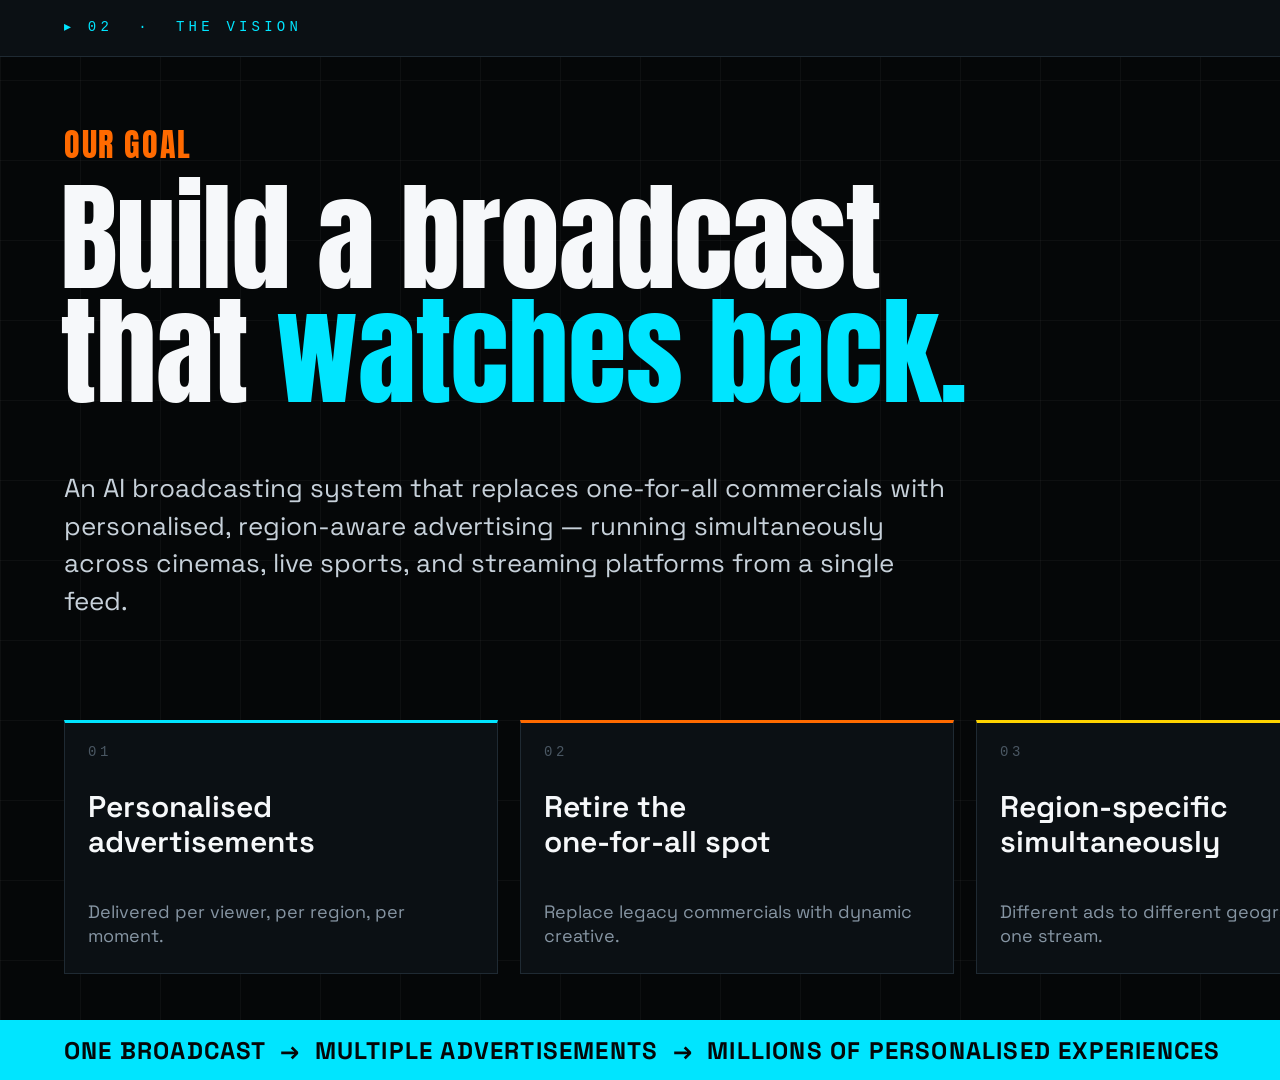
<file: presentation/1.html>
<!doctype html>
<html>
<head>
<meta charset="utf-8">
<title>Vision</title>
<link rel="stylesheet" href="assets/chrome.css?a=a05f6b638231c8b4b59af165ac7f40bd56f88dac">
</head>
<body>
<div class="slide-container" data-screen-label="02 Vision" style="position:relative;width:1920px;height:1080px;overflow:hidden;background:#050708;">

  <!-- Background grid pattern -->
  <div data-object="true" data-object-type="shape" style="position:absolute;left:0;top:0;width:1920px;height:1080px;z-index:1;background-image:linear-gradient(rgba(255,255,255,0.035) 1px,transparent 1px),linear-gradient(90deg,rgba(255,255,255,0.035) 1px,transparent 1px);background-size:80px 80px;"></div>

  <!-- Top strip -->
  <div data-object="true" data-object-type="shape" style="position:absolute;left:0;top:0;width:1920px;height:56px;z-index:2;background:#0b1014;border-bottom:1px solid #1f2a33;"></div>
  <div data-object="true" data-object-type="textbox" style="position:absolute;left:64px;top:18px;width:600px;z-index:10;color:#00e5ff;font-family:'JetBrains Mono',monospace;font-size:14px;letter-spacing:0.3em;font-weight:500;">
    ▸ 02 &nbsp;·&nbsp; THE VISION
  </div>
  <div data-object="true" data-object-type="textbox" style="position:absolute;left:1360px;top:18px;width:496px;z-index:10;text-align:right;color:#4a5763;font-family:'JetBrains Mono',monospace;font-size:14px;letter-spacing:0.25em;">
    BEYOND THE BROADCAST
  </div>

  <!-- Section number -->
  <div data-object="true" data-object-type="textbox" style="position:absolute;left:64px;top:120px;width:400px;z-index:10;color:#ff6a00;font-family:'Anton',sans-serif;font-size:32px;letter-spacing:0.05em;">
    OUR GOAL
  </div>

  <!-- Main statement -->
  <div data-object="true" data-object-type="textbox" style="position:absolute;left:60px;top:180px;width:1500px;z-index:10;color:#f6f8fa;font-family:'Anton',sans-serif;font-size:120px;line-height:0.95;letter-spacing:-0.01em;">
    Build a broadcast<br>that <span style="color:#00e5ff;">watches back.</span>
  </div>

  <!-- Body copy -->
  <div data-object="true" data-object-type="textbox" style="position:absolute;left:64px;top:470px;width:900px;z-index:10;color:#c7d1da;font-family:'Space Grotesk',sans-serif;font-size:26px;line-height:1.45;font-weight:400;">
    An AI broadcasting system that replaces one-for-all commercials with personalised, region-aware advertising — running simultaneously across cinemas, live sports, and streaming platforms from a single feed.
  </div>

  <!-- Four capability cards -->
  <div data-object="true" data-object-type="shape" style="position:absolute;left:64px;top:720px;width:432px;height:250px;z-index:5;background:#0b1014;border:1px solid #1f2a33;border-top:3px solid #00e5ff;"></div>
  <div data-object="true" data-object-type="textbox" style="position:absolute;left:88px;top:744px;width:384px;z-index:10;color:#4a5763;font-family:'JetBrains Mono',monospace;font-size:14px;letter-spacing:0.25em;">01</div>
  <div data-object="true" data-object-type="textbox" style="position:absolute;left:88px;top:790px;width:384px;z-index:10;color:#f6f8fa;font-family:'Space Grotesk',sans-serif;font-size:30px;font-weight:600;line-height:1.15;">Personalised<br>advertisements</div>
  <div data-object="true" data-object-type="textbox" style="position:absolute;left:88px;top:900px;width:384px;z-index:10;color:#8695a3;font-family:'Space Grotesk',sans-serif;font-size:18px;line-height:1.35;">Delivered per viewer, per region, per moment.</div>

  <div data-object="true" data-object-type="shape" style="position:absolute;left:520px;top:720px;width:432px;height:250px;z-index:5;background:#0b1014;border:1px solid #1f2a33;border-top:3px solid #ff6a00;"></div>
  <div data-object="true" data-object-type="textbox" style="position:absolute;left:544px;top:744px;width:384px;z-index:10;color:#4a5763;font-family:'JetBrains Mono',monospace;font-size:14px;letter-spacing:0.25em;">02</div>
  <div data-object="true" data-object-type="textbox" style="position:absolute;left:544px;top:790px;width:384px;z-index:10;color:#f6f8fa;font-family:'Space Grotesk',sans-serif;font-size:30px;font-weight:600;line-height:1.15;">Retire the<br>one-for-all spot</div>
  <div data-object="true" data-object-type="textbox" style="position:absolute;left:544px;top:900px;width:384px;z-index:10;color:#8695a3;font-family:'Space Grotesk',sans-serif;font-size:18px;line-height:1.35;">Replace legacy commercials with dynamic creative.</div>

  <div data-object="true" data-object-type="shape" style="position:absolute;left:976px;top:720px;width:432px;height:250px;z-index:5;background:#0b1014;border:1px solid #1f2a33;border-top:3px solid #ffd400;"></div>
  <div data-object="true" data-object-type="textbox" style="position:absolute;left:1000px;top:744px;width:384px;z-index:10;color:#4a5763;font-family:'JetBrains Mono',monospace;font-size:14px;letter-spacing:0.25em;">03</div>
  <div data-object="true" data-object-type="textbox" style="position:absolute;left:1000px;top:790px;width:384px;z-index:10;color:#f6f8fa;font-family:'Space Grotesk',sans-serif;font-size:30px;font-weight:600;line-height:1.15;">Region-specific<br>simultaneously</div>
  <div data-object="true" data-object-type="textbox" style="position:absolute;left:1000px;top:900px;width:384px;z-index:10;color:#8695a3;font-family:'Space Grotesk',sans-serif;font-size:18px;line-height:1.35;">Different ads to different geographies from one stream.</div>

  <div data-object="true" data-object-type="shape" style="position:absolute;left:1432px;top:720px;width:424px;height:250px;z-index:5;background:#0b1014;border:1px solid #1f2a33;border-top:3px solid #ff2e5a;"></div>
  <div data-object="true" data-object-type="textbox" style="position:absolute;left:1456px;top:744px;width:376px;z-index:10;color:#4a5763;font-family:'JetBrains Mono',monospace;font-size:14px;letter-spacing:0.25em;">04</div>
  <div data-object="true" data-object-type="textbox" style="position:absolute;left:1456px;top:790px;width:376px;z-index:10;color:#f6f8fa;font-family:'Space Grotesk',sans-serif;font-size:30px;font-weight:600;line-height:1.15;">Cinema · Sports<br>OTT</div>
  <div data-object="true" data-object-type="textbox" style="position:absolute;left:1456px;top:900px;width:376px;z-index:10;color:#8695a3;font-family:'Space Grotesk',sans-serif;font-size:18px;line-height:1.35;">A single engine for every place people watch.</div>

  <!-- Tagline strip -->
  <div data-object="true" data-object-type="shape" style="position:absolute;left:0;top:1020px;width:1920px;height:60px;z-index:5;background:#00e5ff;"></div>
  <div data-object="true" data-object-type="textbox" style="position:absolute;left:64px;top:1035px;width:1600px;z-index:10;color:#050708;font-family:'Space Grotesk',sans-serif;font-size:24px;font-weight:700;letter-spacing:0.05em;">
    ONE BROADCAST &nbsp;→&nbsp; MULTIPLE ADVERTISEMENTS &nbsp;→&nbsp; MILLIONS OF PERSONALISED EXPERIENCES
  </div>
  <div data-object="true" data-object-type="textbox" style="position:absolute;left:1780px;top:1035px;width:100px;z-index:10;text-align:right;color:#050708;font-family:'JetBrains Mono',monospace;font-size:20px;font-weight:700;">02/10</div>

</div>
</body>
</html>
</file>
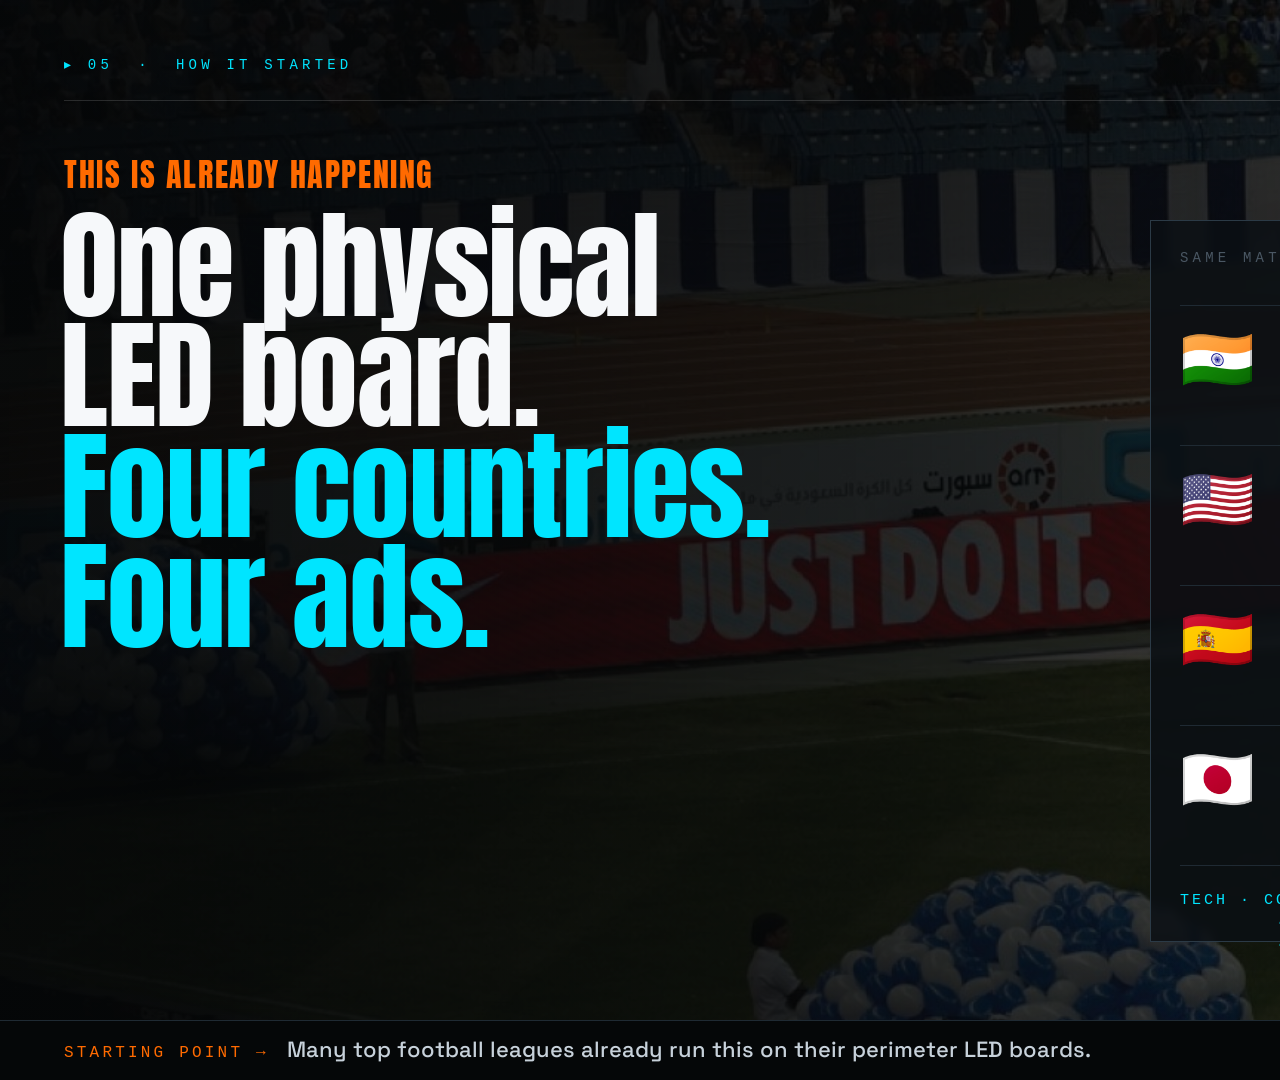
<file: presentation/2.html>
<!doctype html>
<html>
<head>
<meta charset="utf-8">
<title>How It Started</title>
<link rel="stylesheet" href="assets/chrome.css?a=a05f6b638231c8b4b59af165ac7f40bd56f88dac">
</head>
<body>
<div class="slide-container" data-screen-label="05 How It Started" style="position:relative;width:1920px;height:1080px;overflow:hidden;background:#050708;">

  <!-- BG full-bleed with heavy scrim -->
  <div data-object="true" data-object-type="image" style="position:absolute;left:0;top:0;width:1920px;height:1080px;z-index:1;overflow:hidden;">
    <img src="assets/led-perimeter.jpg?a=dd1c9a81107c37783c4244a0e7ff3b4725a26383" style="width:1920px;height:1080px;object-fit:cover;display:block;filter:brightness(0.6);">
  </div>
  <div data-object="true" data-object-type="shape" style="position:absolute;left:0;top:0;width:1920px;height:1080px;z-index:2;background:linear-gradient(90deg,rgba(5,7,8,0.95) 0%,rgba(5,7,8,0.75) 50%,rgba(5,7,8,0.4) 100%);"></div>

  <!-- Header -->
  <div data-object="true" data-object-type="textbox" style="position:absolute;left:64px;top:56px;width:600px;z-index:10;color:#00e5ff;font-family:'JetBrains Mono',monospace;font-size:14px;letter-spacing:0.3em;font-weight:500;">
    ▸ 05 &nbsp;·&nbsp; HOW IT STARTED
  </div>
  <div data-object="true" data-object-type="textbox" style="position:absolute;left:1360px;top:56px;width:496px;z-index:10;text-align:right;color:#8695a3;font-family:'JetBrains Mono',monospace;font-size:14px;letter-spacing:0.25em;">
    PRECEDENT · VIRTUAL BILLBOARDS
  </div>

  <!-- Hairline -->
  <div data-object="true" data-object-type="shape" style="position:absolute;left:64px;top:100px;width:1792px;height:1px;z-index:3;background:rgba(255,255,255,0.14);"></div>

  <!-- Kicker -->
  <div data-object="true" data-object-type="textbox" style="position:absolute;left:64px;top:150px;width:900px;z-index:10;color:#ff6a00;font-family:'Anton',sans-serif;font-size:32px;letter-spacing:0.05em;">
    THIS IS ALREADY HAPPENING
  </div>

  <!-- Title -->
  <div data-object="true" data-object-type="textbox" style="position:absolute;left:60px;top:210px;width:1400px;z-index:10;color:#f6f8fa;font-family:'Anton',sans-serif;font-size:120px;line-height:0.92;letter-spacing:-0.01em;">
    One physical<br>LED board.<br><span style="color:#00e5ff;">Four countries.<br>Four ads.</span>
  </div>

  <!-- Right column: regional lock-ups -->
  <div data-object="true" data-object-type="shape" style="position:absolute;left:1150px;top:220px;width:706px;height:720px;z-index:5;background:rgba(11,16,20,0.85);border:1px solid #2b3a46;backdrop-filter:blur(4px);"></div>

  <div data-object="true" data-object-type="textbox" style="position:absolute;left:1180px;top:250px;width:646px;z-index:10;color:#4a5763;font-family:'JetBrains Mono',monospace;font-size:14px;letter-spacing:0.3em;font-weight:500;">
    SAME MATCH · SAME CAMERA · DIFFERENT FEEDS
  </div>

  <!-- Row 1 -->
  <div data-object="true" data-object-type="shape" style="position:absolute;left:1180px;top:305px;width:646px;height:1px;z-index:6;background:#1f2a33;"></div>
  <div data-object="true" data-object-type="textbox" style="position:absolute;left:1180px;top:325px;width:100px;z-index:10;color:#f6f8fa;font-family:'Anton',sans-serif;font-size:60px;line-height:1;">🇮🇳</div>
  <div data-object="true" data-object-type="textbox" style="position:absolute;left:1280px;top:335px;width:200px;z-index:10;color:#8695a3;font-family:'JetBrains Mono',monospace;font-size:16px;letter-spacing:0.2em;">INDIA</div>
  <div data-object="true" data-object-type="textbox" style="position:absolute;left:1280px;top:365px;width:520px;z-index:10;color:#f6f8fa;font-family:'Space Grotesk',sans-serif;font-size:36px;font-weight:700;">Dream11</div>

  <!-- Row 2 -->
  <div data-object="true" data-object-type="shape" style="position:absolute;left:1180px;top:445px;width:646px;height:1px;z-index:6;background:#1f2a33;"></div>
  <div data-object="true" data-object-type="textbox" style="position:absolute;left:1180px;top:465px;width:100px;z-index:10;color:#f6f8fa;font-family:'Anton',sans-serif;font-size:60px;line-height:1;">🇺🇸</div>
  <div data-object="true" data-object-type="textbox" style="position:absolute;left:1280px;top:475px;width:200px;z-index:10;color:#8695a3;font-family:'JetBrains Mono',monospace;font-size:16px;letter-spacing:0.2em;">USA</div>
  <div data-object="true" data-object-type="textbox" style="position:absolute;left:1280px;top:505px;width:520px;z-index:10;color:#f6f8fa;font-family:'Space Grotesk',sans-serif;font-size:36px;font-weight:700;">Nike</div>

  <!-- Row 3 -->
  <div data-object="true" data-object-type="shape" style="position:absolute;left:1180px;top:585px;width:646px;height:1px;z-index:6;background:#1f2a33;"></div>
  <div data-object="true" data-object-type="textbox" style="position:absolute;left:1180px;top:605px;width:100px;z-index:10;color:#f6f8fa;font-family:'Anton',sans-serif;font-size:60px;line-height:1;">🇪🇸</div>
  <div data-object="true" data-object-type="textbox" style="position:absolute;left:1280px;top:615px;width:200px;z-index:10;color:#8695a3;font-family:'JetBrains Mono',monospace;font-size:16px;letter-spacing:0.2em;">SPAIN</div>
  <div data-object="true" data-object-type="textbox" style="position:absolute;left:1280px;top:645px;width:520px;z-index:10;color:#f6f8fa;font-family:'Space Grotesk',sans-serif;font-size:36px;font-weight:700;">Adidas</div>

  <!-- Row 4 -->
  <div data-object="true" data-object-type="shape" style="position:absolute;left:1180px;top:725px;width:646px;height:1px;z-index:6;background:#1f2a33;"></div>
  <div data-object="true" data-object-type="textbox" style="position:absolute;left:1180px;top:745px;width:100px;z-index:10;color:#f6f8fa;font-family:'Anton',sans-serif;font-size:60px;line-height:1;">🇯🇵</div>
  <div data-object="true" data-object-type="textbox" style="position:absolute;left:1280px;top:755px;width:200px;z-index:10;color:#8695a3;font-family:'JetBrains Mono',monospace;font-size:16px;letter-spacing:0.2em;">JAPAN</div>
  <div data-object="true" data-object-type="textbox" style="position:absolute;left:1280px;top:785px;width:520px;z-index:10;color:#f6f8fa;font-family:'Space Grotesk',sans-serif;font-size:36px;font-weight:700;">Sony</div>

  <!-- Bottom-of-column tech tag -->
  <div data-object="true" data-object-type="shape" style="position:absolute;left:1180px;top:865px;width:646px;height:1px;z-index:6;background:#1f2a33;"></div>
  <div data-object="true" data-object-type="textbox" style="position:absolute;left:1180px;top:890px;width:646px;z-index:10;color:#00e5ff;font-family:'JetBrains Mono',monospace;font-size:15px;letter-spacing:0.2em;line-height:1.5;">
    TECH · COMPUTER VISION<br>
    &nbsp;&nbsp;&nbsp;&nbsp;&nbsp;&nbsp;&nbsp; · BROADCAST COMPOSITING<br>
    &nbsp;&nbsp;&nbsp;&nbsp;&nbsp;&nbsp;&nbsp; · DIGITAL AD REPLACEMENT
  </div>

  <!-- Bottom bar -->
  <div data-object="true" data-object-type="shape" style="position:absolute;left:0;top:1020px;width:1920px;height:60px;z-index:5;background:#050708;border-top:1px solid #1f2a33;"></div>
  <div data-object="true" data-object-type="textbox" style="position:absolute;left:64px;top:1035px;width:1400px;z-index:10;color:#c7d1da;font-family:'Space Grotesk',sans-serif;font-size:22px;font-weight:500;">
    <span style="color:#ff6a00;font-family:'JetBrains Mono',monospace;font-size:16px;letter-spacing:0.2em;">STARTING POINT →</span> &nbsp; Many top football leagues already run this on their perimeter LED boards.
  </div>
  <div data-object="true" data-object-type="textbox" style="position:absolute;left:1780px;top:1035px;width:100px;z-index:10;text-align:right;color:#8695a3;font-family:'JetBrains Mono',monospace;font-size:20px;font-weight:700;">05/10</div>

</div>
</body>
</html>
</file>
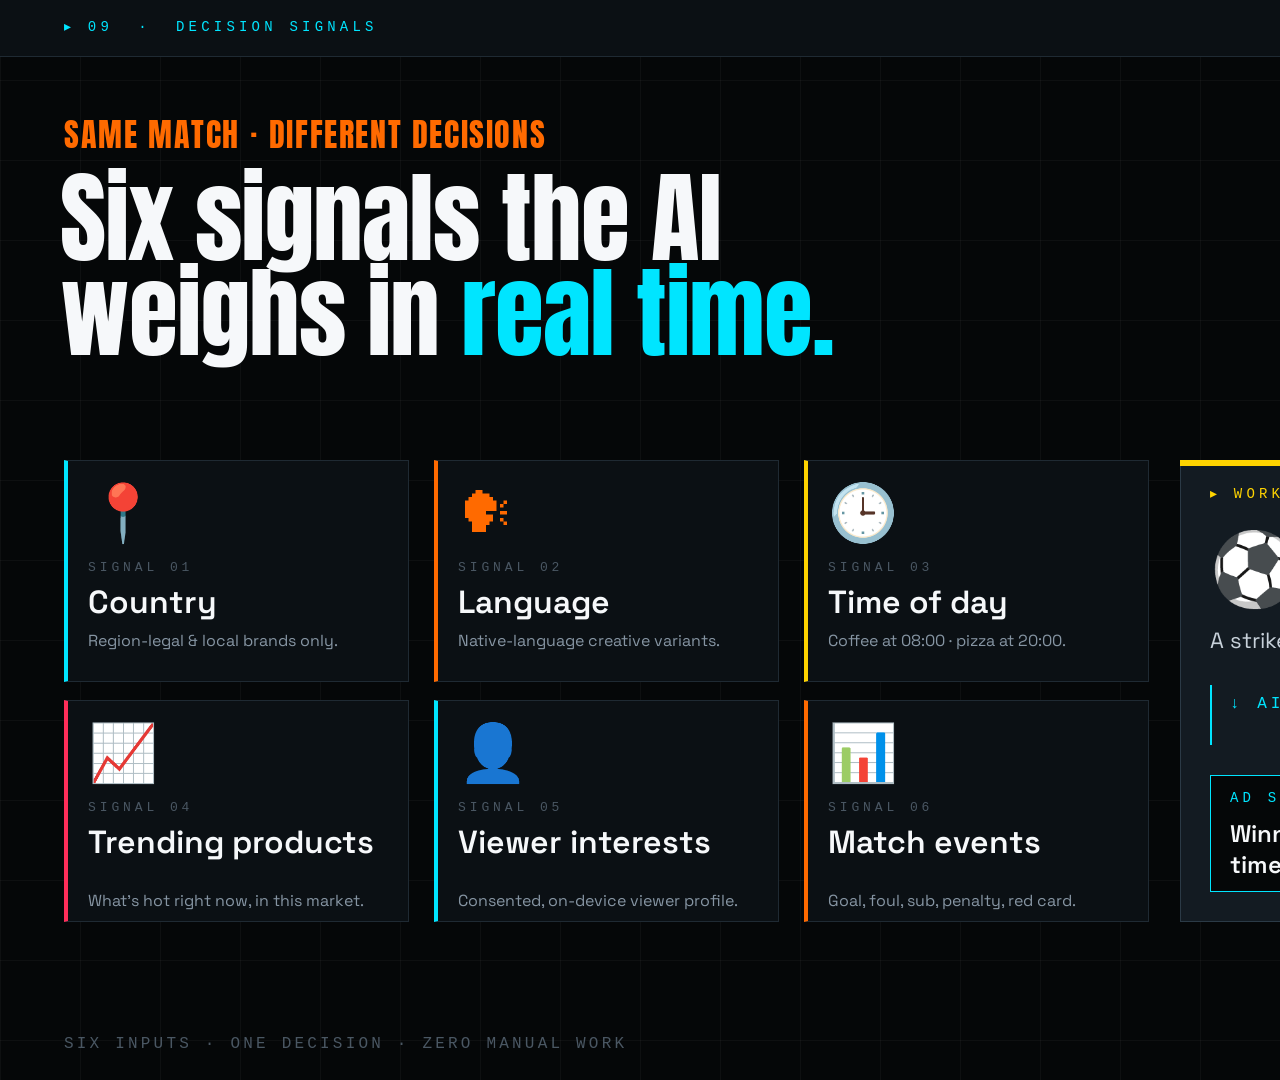
<file: presentation/ai-features.html>
<!doctype html>
<html>
<head>
<meta charset="utf-8">
<title>AI Features</title>
<link rel="stylesheet" href="assets/chrome.css?a=a05f6b638231c8b4b59af165ac7f40bd56f88dac">
</head>
<body>
<div class="slide-container" data-screen-label="09 AI Features" style="position:relative;width:1920px;height:1080px;overflow:hidden;background:#050708;">

  <!-- BG grid -->
  <div data-object="true" data-object-type="shape" style="position:absolute;left:0;top:0;width:1920px;height:1080px;z-index:1;background-image:linear-gradient(rgba(255,255,255,0.035) 1px,transparent 1px),linear-gradient(90deg,rgba(255,255,255,0.035) 1px,transparent 1px);background-size:80px 80px;"></div>

  <!-- Header -->
  <div data-object="true" data-object-type="shape" style="position:absolute;left:0;top:0;width:1920px;height:56px;z-index:2;background:#0b1014;border-bottom:1px solid #1f2a33;"></div>
  <div data-object="true" data-object-type="textbox" style="position:absolute;left:64px;top:18px;width:600px;z-index:10;color:#00e5ff;font-family:'JetBrains Mono',monospace;font-size:14px;letter-spacing:0.3em;font-weight:500;">
    ▸ 09 &nbsp;·&nbsp; DECISION SIGNALS
  </div>
  <div data-object="true" data-object-type="textbox" style="position:absolute;left:1360px;top:18px;width:496px;z-index:10;text-align:right;color:#4a5763;font-family:'JetBrains Mono',monospace;font-size:14px;letter-spacing:0.25em;">
    WHAT DRIVES THE AD CHOICE
  </div>

  <!-- Kicker -->
  <div data-object="true" data-object-type="textbox" style="position:absolute;left:64px;top:110px;width:1200px;z-index:10;color:#ff6a00;font-family:'Anton',sans-serif;font-size:32px;letter-spacing:0.05em;">
    SAME MATCH · DIFFERENT DECISIONS
  </div>

  <!-- Title -->
  <div data-object="true" data-object-type="textbox" style="position:absolute;left:60px;top:170px;width:1500px;z-index:10;color:#f6f8fa;font-family:'Anton',sans-serif;font-size:100px;line-height:0.95;letter-spacing:-0.01em;">
    Six signals the AI<br>weighs in <span style="color:#00e5ff;">real time.</span>
  </div>

  <!-- 6 signal chips in a 3x2 grid on left -->
  <!-- Signal 1: Country -->
  <div data-object="true" data-object-type="shape" style="position:absolute;left:64px;top:460px;width:340px;height:220px;z-index:5;background:#0b1014;border:1px solid #1f2a33;border-left:4px solid #00e5ff;"></div>
  <div data-object="true" data-object-type="textbox" style="position:absolute;left:88px;top:480px;width:80px;z-index:10;color:#00e5ff;font-family:'Anton',sans-serif;font-size:56px;line-height:1;">📍</div>
  <div data-object="true" data-object-type="textbox" style="position:absolute;left:88px;top:560px;width:292px;z-index:10;color:#4a5763;font-family:'JetBrains Mono',monospace;font-size:13px;letter-spacing:0.3em;font-weight:500;">SIGNAL 01</div>
  <div data-object="true" data-object-type="textbox" style="position:absolute;left:88px;top:585px;width:292px;z-index:10;color:#f6f8fa;font-family:'Space Grotesk',sans-serif;font-size:32px;font-weight:600;line-height:1.1;">Country</div>
  <div data-object="true" data-object-type="textbox" style="position:absolute;left:88px;top:630px;width:292px;z-index:10;color:#8695a3;font-family:'Space Grotesk',sans-serif;font-size:16px;line-height:1.35;">Region-legal &amp; local brands only.</div>

  <!-- Signal 2: Language -->
  <div data-object="true" data-object-type="shape" style="position:absolute;left:434px;top:460px;width:340px;height:220px;z-index:5;background:#0b1014;border:1px solid #1f2a33;border-left:4px solid #ff6a00;"></div>
  <div data-object="true" data-object-type="textbox" style="position:absolute;left:458px;top:480px;width:80px;z-index:10;color:#ff6a00;font-family:'Anton',sans-serif;font-size:56px;line-height:1;">🗣</div>
  <div data-object="true" data-object-type="textbox" style="position:absolute;left:458px;top:560px;width:292px;z-index:10;color:#4a5763;font-family:'JetBrains Mono',monospace;font-size:13px;letter-spacing:0.3em;font-weight:500;">SIGNAL 02</div>
  <div data-object="true" data-object-type="textbox" style="position:absolute;left:458px;top:585px;width:292px;z-index:10;color:#f6f8fa;font-family:'Space Grotesk',sans-serif;font-size:32px;font-weight:600;line-height:1.1;">Language</div>
  <div data-object="true" data-object-type="textbox" style="position:absolute;left:458px;top:630px;width:292px;z-index:10;color:#8695a3;font-family:'Space Grotesk',sans-serif;font-size:16px;line-height:1.35;">Native-language creative variants.</div>

  <!-- Signal 3: Time -->
  <div data-object="true" data-object-type="shape" style="position:absolute;left:804px;top:460px;width:340px;height:220px;z-index:5;background:#0b1014;border:1px solid #1f2a33;border-left:4px solid #ffd400;"></div>
  <div data-object="true" data-object-type="textbox" style="position:absolute;left:828px;top:480px;width:80px;z-index:10;color:#ffd400;font-family:'Anton',sans-serif;font-size:56px;line-height:1;">🕒</div>
  <div data-object="true" data-object-type="textbox" style="position:absolute;left:828px;top:560px;width:292px;z-index:10;color:#4a5763;font-family:'JetBrains Mono',monospace;font-size:13px;letter-spacing:0.3em;font-weight:500;">SIGNAL 03</div>
  <div data-object="true" data-object-type="textbox" style="position:absolute;left:828px;top:585px;width:292px;z-index:10;color:#f6f8fa;font-family:'Space Grotesk',sans-serif;font-size:32px;font-weight:600;line-height:1.1;">Time of day</div>
  <div data-object="true" data-object-type="textbox" style="position:absolute;left:828px;top:630px;width:292px;z-index:10;color:#8695a3;font-family:'Space Grotesk',sans-serif;font-size:16px;line-height:1.35;">Coffee at 08:00 · pizza at 20:00.</div>

  <!-- Signal 4: Trending -->
  <div data-object="true" data-object-type="shape" style="position:absolute;left:64px;top:700px;width:340px;height:220px;z-index:5;background:#0b1014;border:1px solid #1f2a33;border-left:4px solid #ff2e5a;"></div>
  <div data-object="true" data-object-type="textbox" style="position:absolute;left:88px;top:720px;width:80px;z-index:10;color:#ff2e5a;font-family:'Anton',sans-serif;font-size:56px;line-height:1;">📈</div>
  <div data-object="true" data-object-type="textbox" style="position:absolute;left:88px;top:800px;width:292px;z-index:10;color:#4a5763;font-family:'JetBrains Mono',monospace;font-size:13px;letter-spacing:0.3em;font-weight:500;">SIGNAL 04</div>
  <div data-object="true" data-object-type="textbox" style="position:absolute;left:88px;top:825px;width:292px;z-index:10;color:#f6f8fa;font-family:'Space Grotesk',sans-serif;font-size:32px;font-weight:600;line-height:1.1;">Trending products</div>
  <div data-object="true" data-object-type="textbox" style="position:absolute;left:88px;top:890px;width:292px;z-index:10;color:#8695a3;font-family:'Space Grotesk',sans-serif;font-size:16px;line-height:1.35;">What's hot right now, in this market.</div>

  <!-- Signal 5: Viewer interests -->
  <div data-object="true" data-object-type="shape" style="position:absolute;left:434px;top:700px;width:340px;height:220px;z-index:5;background:#0b1014;border:1px solid #1f2a33;border-left:4px solid #00e5ff;"></div>
  <div data-object="true" data-object-type="textbox" style="position:absolute;left:458px;top:720px;width:80px;z-index:10;color:#00e5ff;font-family:'Anton',sans-serif;font-size:56px;line-height:1;">👤</div>
  <div data-object="true" data-object-type="textbox" style="position:absolute;left:458px;top:800px;width:292px;z-index:10;color:#4a5763;font-family:'JetBrains Mono',monospace;font-size:13px;letter-spacing:0.3em;font-weight:500;">SIGNAL 05</div>
  <div data-object="true" data-object-type="textbox" style="position:absolute;left:458px;top:825px;width:292px;z-index:10;color:#f6f8fa;font-family:'Space Grotesk',sans-serif;font-size:32px;font-weight:600;line-height:1.1;">Viewer interests</div>
  <div data-object="true" data-object-type="textbox" style="position:absolute;left:458px;top:890px;width:292px;z-index:10;color:#8695a3;font-family:'Space Grotesk',sans-serif;font-size:16px;line-height:1.35;">Consented, on-device viewer profile.</div>

  <!-- Signal 6: Match events -->
  <div data-object="true" data-object-type="shape" style="position:absolute;left:804px;top:700px;width:340px;height:220px;z-index:5;background:#0b1014;border:1px solid #1f2a33;border-left:4px solid #ff6a00;"></div>
  <div data-object="true" data-object-type="textbox" style="position:absolute;left:828px;top:720px;width:80px;z-index:10;color:#ff6a00;font-family:'Anton',sans-serif;font-size:56px;line-height:1;">📊</div>
  <div data-object="true" data-object-type="textbox" style="position:absolute;left:828px;top:800px;width:292px;z-index:10;color:#4a5763;font-family:'JetBrains Mono',monospace;font-size:13px;letter-spacing:0.3em;font-weight:500;">SIGNAL 06</div>
  <div data-object="true" data-object-type="textbox" style="position:absolute;left:828px;top:825px;width:292px;z-index:10;color:#f6f8fa;font-family:'Space Grotesk',sans-serif;font-size:32px;font-weight:600;line-height:1.1;">Match events</div>
  <div data-object="true" data-object-type="textbox" style="position:absolute;left:828px;top:890px;width:292px;z-index:10;color:#8695a3;font-family:'Space Grotesk',sans-serif;font-size:16px;line-height:1.35;">Goal, foul, sub, penalty, red card.</div>

  <!-- Right: worked example -->
  <div data-object="true" data-object-type="shape" style="position:absolute;left:1180px;top:460px;width:676px;height:460px;z-index:5;background:#131b22;border:1px solid #2b3a46;"></div>
  <div data-object="true" data-object-type="shape" style="position:absolute;left:1180px;top:460px;width:676px;height:6px;z-index:6;background:#ffd400;"></div>
  <div data-object="true" data-object-type="textbox" style="position:absolute;left:1210px;top:485px;width:616px;z-index:10;color:#ffd400;font-family:'JetBrains Mono',monospace;font-size:14px;letter-spacing:0.3em;font-weight:500;">
    ▸ WORKED EXAMPLE · 82nd MINUTE
  </div>
  <div data-object="true" data-object-type="textbox" style="position:absolute;left:1210px;top:530px;width:616px;z-index:10;color:#f6f8fa;font-family:'Anton',sans-serif;font-size:72px;line-height:0.95;letter-spacing:-0.01em;">
    ⚽ Goal.
  </div>
  <div data-object="true" data-object-type="textbox" style="position:absolute;left:1210px;top:625px;width:616px;z-index:10;color:#c7d1da;font-family:'Space Grotesk',sans-serif;font-size:22px;line-height:1.4;">
    A striker scores.
  </div>

  <!-- Arrow flow -->
  <div data-object="true" data-object-type="shape" style="position:absolute;left:1210px;top:685px;width:2px;height:60px;z-index:6;background:#00e5ff;"></div>
  <div data-object="true" data-object-type="textbox" style="position:absolute;left:1230px;top:695px;width:616px;z-index:10;color:#00e5ff;font-family:'JetBrains Mono',monospace;font-size:16px;letter-spacing:0.25em;font-weight:500;">↓ AI RESPONDS IN &lt; 1 SECOND</div>

  <div data-object="true" data-object-type="shape" style="position:absolute;left:1210px;top:775px;width:616px;height:115px;z-index:6;background:#050708;border:1px solid #00e5ff;"></div>
  <div data-object="true" data-object-type="textbox" style="position:absolute;left:1230px;top:790px;width:576px;z-index:10;color:#00e5ff;font-family:'JetBrains Mono',monospace;font-size:14px;letter-spacing:0.3em;font-weight:500;">AD SERVED</div>
  <div data-object="true" data-object-type="textbox" style="position:absolute;left:1230px;top:818px;width:576px;z-index:10;color:#f6f8fa;font-family:'Space Grotesk',sans-serif;font-size:24px;font-weight:600;line-height:1.3;">Winning team's home kit + limited-<br>time merchandise offer, live on the LED strip.</div>

  <!-- Footer -->
  <div data-object="true" data-object-type="textbox" style="position:absolute;left:64px;top:1035px;width:1000px;z-index:10;color:#4a5763;font-family:'JetBrains Mono',monospace;font-size:16px;letter-spacing:0.2em;">
    SIX INPUTS · ONE DECISION · ZERO MANUAL WORK
  </div>
  <div data-object="true" data-object-type="textbox" style="position:absolute;left:1780px;top:1035px;width:100px;z-index:10;text-align:right;color:#8695a3;font-family:'JetBrains Mono',monospace;font-size:16px;font-weight:700;">09/10</div>

</div>
</body>
</html>
</file>
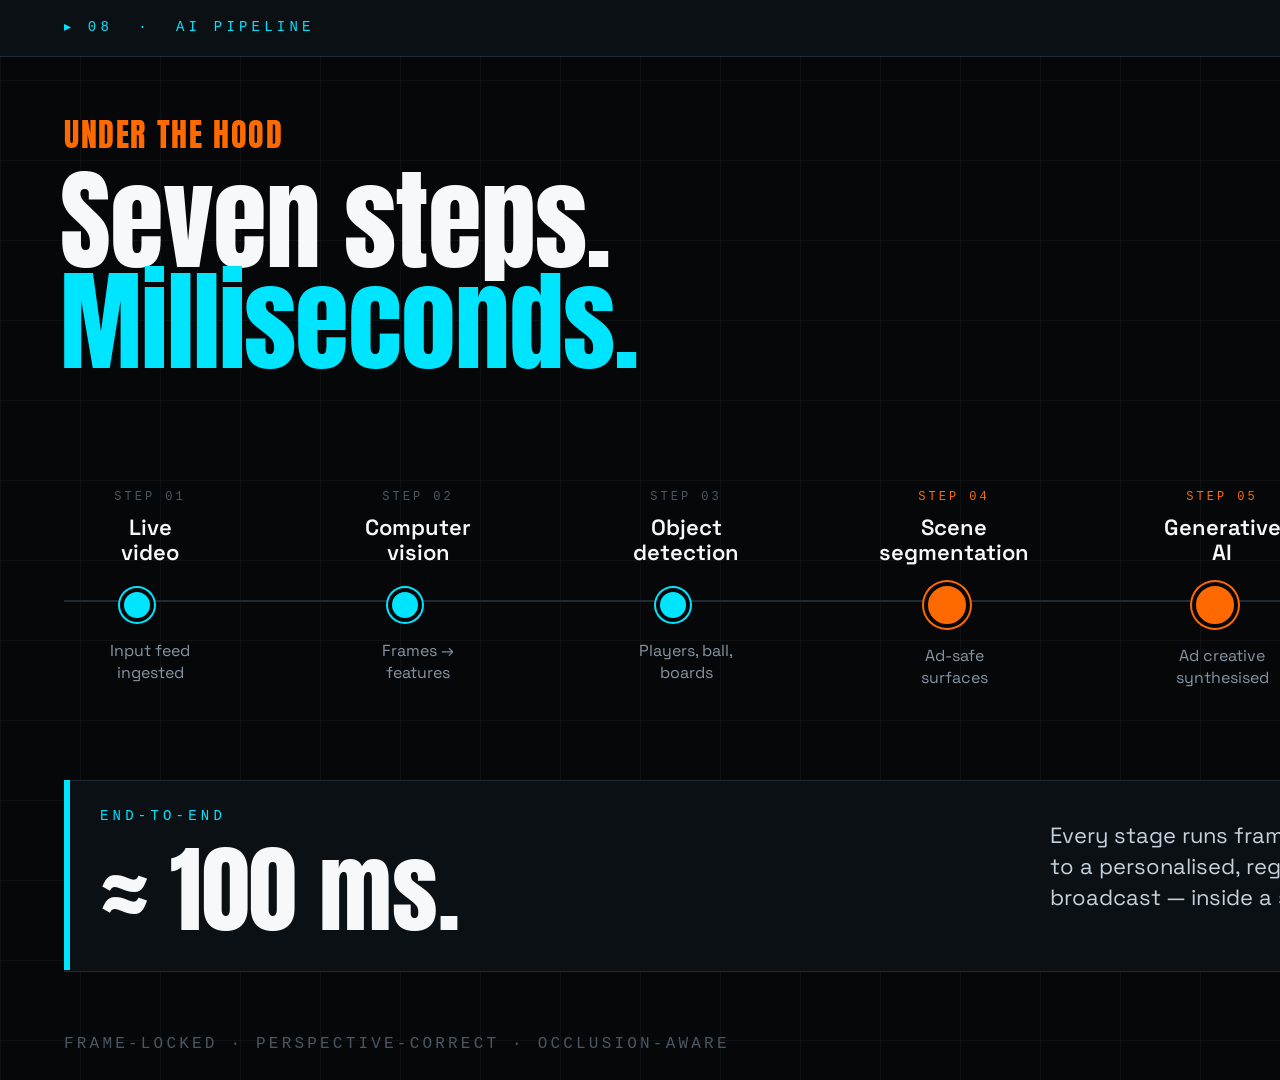
<file: presentation/ai-pipeline.html>
<!doctype html>
<html>
<head>
<meta charset="utf-8">
<title>AI Pipeline</title>
<link rel="stylesheet" href="assets/chrome.css?a=a05f6b638231c8b4b59af165ac7f40bd56f88dac">
</head>
<body>
<div class="slide-container" data-screen-label="08 AI Pipeline" style="position:relative;width:1920px;height:1080px;overflow:hidden;background:#050708;">

  <!-- BG grid -->
  <div data-object="true" data-object-type="shape" style="position:absolute;left:0;top:0;width:1920px;height:1080px;z-index:1;background-image:linear-gradient(rgba(255,255,255,0.035) 1px,transparent 1px),linear-gradient(90deg,rgba(255,255,255,0.035) 1px,transparent 1px);background-size:80px 80px;"></div>

  <!-- Header -->
  <div data-object="true" data-object-type="shape" style="position:absolute;left:0;top:0;width:1920px;height:56px;z-index:2;background:#0b1014;border-bottom:1px solid #1f2a33;"></div>
  <div data-object="true" data-object-type="textbox" style="position:absolute;left:64px;top:18px;width:600px;z-index:10;color:#00e5ff;font-family:'JetBrains Mono',monospace;font-size:14px;letter-spacing:0.3em;font-weight:500;">
    ▸ 08 &nbsp;·&nbsp; AI PIPELINE
  </div>
  <div data-object="true" data-object-type="textbox" style="position:absolute;left:1360px;top:18px;width:496px;z-index:10;text-align:right;color:#4a5763;font-family:'JetBrains Mono',monospace;font-size:14px;letter-spacing:0.25em;">
    REAL-TIME DECISION MAKING
  </div>

  <!-- Kicker -->
  <div data-object="true" data-object-type="textbox" style="position:absolute;left:64px;top:110px;width:900px;z-index:10;color:#ff6a00;font-family:'Anton',sans-serif;font-size:32px;letter-spacing:0.05em;">
    UNDER THE HOOD
  </div>

  <!-- Title -->
  <div data-object="true" data-object-type="textbox" style="position:absolute;left:60px;top:170px;width:1500px;z-index:10;color:#f6f8fa;font-family:'Anton',sans-serif;font-size:110px;line-height:0.92;letter-spacing:-0.01em;">
    Seven steps.<br><span style="color:#00e5ff;">Milliseconds.</span>
  </div>

  <!-- Central vertical timeline -->
  <!-- Node style: dot + label -->

  <!-- We'll create 7 nodes in a horizontal row -->
  <div data-object="true" data-object-type="shape" style="position:absolute;left:64px;top:600px;width:1792px;height:2px;z-index:5;background:#1f2a33;"></div>

  <!-- Node 1 -->
  <div data-object="true" data-object-type="shape" style="position:absolute;left:120px;top:588px;width:26px;height:26px;z-index:6;background:#00e5ff;border-radius:50%;border:4px solid #050708;box-shadow:0 0 0 2px #00e5ff;"></div>
  <div data-object="true" data-object-type="textbox" style="position:absolute;left:60px;top:490px;width:180px;z-index:10;text-align:center;color:#4a5763;font-family:'JetBrains Mono',monospace;font-size:12px;letter-spacing:0.25em;font-weight:500;">STEP 01</div>
  <div data-object="true" data-object-type="textbox" style="position:absolute;left:60px;top:515px;width:180px;z-index:10;text-align:center;color:#f6f8fa;font-family:'Space Grotesk',sans-serif;font-size:22px;font-weight:600;line-height:1.15;">Live<br>video</div>
  <div data-object="true" data-object-type="textbox" style="position:absolute;left:60px;top:640px;width:180px;z-index:10;text-align:center;color:#8695a3;font-family:'Space Grotesk',sans-serif;font-size:16px;line-height:1.35;">Input feed<br>ingested</div>

  <!-- Node 2 -->
  <div data-object="true" data-object-type="shape" style="position:absolute;left:388px;top:588px;width:26px;height:26px;z-index:6;background:#00e5ff;border-radius:50%;border:4px solid #050708;box-shadow:0 0 0 2px #00e5ff;"></div>
  <div data-object="true" data-object-type="textbox" style="position:absolute;left:328px;top:490px;width:180px;z-index:10;text-align:center;color:#4a5763;font-family:'JetBrains Mono',monospace;font-size:12px;letter-spacing:0.25em;font-weight:500;">STEP 02</div>
  <div data-object="true" data-object-type="textbox" style="position:absolute;left:328px;top:515px;width:180px;z-index:10;text-align:center;color:#f6f8fa;font-family:'Space Grotesk',sans-serif;font-size:22px;font-weight:600;line-height:1.15;">Computer<br>vision</div>
  <div data-object="true" data-object-type="textbox" style="position:absolute;left:328px;top:640px;width:180px;z-index:10;text-align:center;color:#8695a3;font-family:'Space Grotesk',sans-serif;font-size:16px;line-height:1.35;">Frames →<br>features</div>

  <!-- Node 3 -->
  <div data-object="true" data-object-type="shape" style="position:absolute;left:656px;top:588px;width:26px;height:26px;z-index:6;background:#00e5ff;border-radius:50%;border:4px solid #050708;box-shadow:0 0 0 2px #00e5ff;"></div>
  <div data-object="true" data-object-type="textbox" style="position:absolute;left:596px;top:490px;width:180px;z-index:10;text-align:center;color:#4a5763;font-family:'JetBrains Mono',monospace;font-size:12px;letter-spacing:0.25em;font-weight:500;">STEP 03</div>
  <div data-object="true" data-object-type="textbox" style="position:absolute;left:596px;top:515px;width:180px;z-index:10;text-align:center;color:#f6f8fa;font-family:'Space Grotesk',sans-serif;font-size:22px;font-weight:600;line-height:1.15;">Object<br>detection</div>
  <div data-object="true" data-object-type="textbox" style="position:absolute;left:596px;top:640px;width:180px;z-index:10;text-align:center;color:#8695a3;font-family:'Space Grotesk',sans-serif;font-size:16px;line-height:1.35;">Players, ball,<br>boards</div>

  <!-- Node 4 -->
  <div data-object="true" data-object-type="shape" style="position:absolute;left:924px;top:582px;width:38px;height:38px;z-index:6;background:#ff6a00;border-radius:50%;border:4px solid #050708;box-shadow:0 0 0 2px #ff6a00;"></div>
  <div data-object="true" data-object-type="textbox" style="position:absolute;left:864px;top:490px;width:180px;z-index:10;text-align:center;color:#ff6a00;font-family:'JetBrains Mono',monospace;font-size:12px;letter-spacing:0.25em;font-weight:500;">STEP 04</div>
  <div data-object="true" data-object-type="textbox" style="position:absolute;left:864px;top:515px;width:180px;z-index:10;text-align:center;color:#f6f8fa;font-family:'Space Grotesk',sans-serif;font-size:22px;font-weight:600;line-height:1.15;">Scene<br>segmentation</div>
  <div data-object="true" data-object-type="textbox" style="position:absolute;left:864px;top:645px;width:180px;z-index:10;text-align:center;color:#8695a3;font-family:'Space Grotesk',sans-serif;font-size:16px;line-height:1.35;">Ad-safe<br>surfaces</div>

  <!-- Node 5 -->
  <div data-object="true" data-object-type="shape" style="position:absolute;left:1192px;top:582px;width:38px;height:38px;z-index:6;background:#ff6a00;border-radius:50%;border:4px solid #050708;box-shadow:0 0 0 2px #ff6a00;"></div>
  <div data-object="true" data-object-type="textbox" style="position:absolute;left:1132px;top:490px;width:180px;z-index:10;text-align:center;color:#ff6a00;font-family:'JetBrains Mono',monospace;font-size:12px;letter-spacing:0.25em;font-weight:500;">STEP 05</div>
  <div data-object="true" data-object-type="textbox" style="position:absolute;left:1132px;top:515px;width:180px;z-index:10;text-align:center;color:#f6f8fa;font-family:'Space Grotesk',sans-serif;font-size:22px;font-weight:600;line-height:1.15;">Generative<br>AI</div>
  <div data-object="true" data-object-type="textbox" style="position:absolute;left:1132px;top:645px;width:180px;z-index:10;text-align:center;color:#8695a3;font-family:'Space Grotesk',sans-serif;font-size:16px;line-height:1.35;">Ad creative<br>synthesised</div>

  <!-- Node 6 -->
  <div data-object="true" data-object-type="shape" style="position:absolute;left:1460px;top:588px;width:26px;height:26px;z-index:6;background:#ffd400;border-radius:50%;border:4px solid #050708;box-shadow:0 0 0 2px #ffd400;"></div>
  <div data-object="true" data-object-type="textbox" style="position:absolute;left:1400px;top:490px;width:180px;z-index:10;text-align:center;color:#ffd400;font-family:'JetBrains Mono',monospace;font-size:12px;letter-spacing:0.25em;font-weight:500;">STEP 06</div>
  <div data-object="true" data-object-type="textbox" style="position:absolute;left:1400px;top:515px;width:180px;z-index:10;text-align:center;color:#f6f8fa;font-family:'Space Grotesk',sans-serif;font-size:22px;font-weight:600;line-height:1.15;">Dynamic<br>rendering</div>
  <div data-object="true" data-object-type="textbox" style="position:absolute;left:1400px;top:640px;width:180px;z-index:10;text-align:center;color:#8695a3;font-family:'Space Grotesk',sans-serif;font-size:16px;line-height:1.35;">Composite in<br>perspective</div>

  <!-- Node 7 -->
  <div data-object="true" data-object-type="shape" style="position:absolute;left:1728px;top:582px;width:38px;height:38px;z-index:6;background:#ffd400;border-radius:50%;border:4px solid #050708;box-shadow:0 0 0 2px #ffd400;"></div>
  <div data-object="true" data-object-type="textbox" style="position:absolute;left:1668px;top:490px;width:180px;z-index:10;text-align:center;color:#ffd400;font-family:'JetBrains Mono',monospace;font-size:12px;letter-spacing:0.25em;font-weight:500;">STEP 07</div>
  <div data-object="true" data-object-type="textbox" style="position:absolute;left:1668px;top:515px;width:180px;z-index:10;text-align:center;color:#f6f8fa;font-family:'Space Grotesk',sans-serif;font-size:22px;font-weight:600;line-height:1.15;">Broadcast<br>output</div>
  <div data-object="true" data-object-type="textbox" style="position:absolute;left:1668px;top:645px;width:180px;z-index:10;text-align:center;color:#8695a3;font-family:'Space Grotesk',sans-serif;font-size:16px;line-height:1.35;">To viewer,<br>per region</div>

  <!-- Big latency panel -->
  <div data-object="true" data-object-type="shape" style="position:absolute;left:64px;top:780px;width:1792px;height:190px;z-index:5;background:#0b1014;border:1px solid #1f2a33;"></div>
  <div data-object="true" data-object-type="shape" style="position:absolute;left:64px;top:780px;width:6px;height:190px;z-index:6;background:#00e5ff;"></div>
  <div data-object="true" data-object-type="textbox" style="position:absolute;left:100px;top:808px;width:600px;z-index:10;color:#00e5ff;font-family:'JetBrains Mono',monospace;font-size:14px;letter-spacing:0.3em;font-weight:500;">END-TO-END</div>
  <div data-object="true" data-object-type="textbox" style="position:absolute;left:100px;top:842px;width:900px;z-index:10;color:#f6f8fa;font-family:'Anton',sans-serif;font-size:96px;line-height:1;">
    ≈ 100 ms.
  </div>
  <div data-object="true" data-object-type="textbox" style="position:absolute;left:1050px;top:820px;width:780px;z-index:10;color:#c7d1da;font-family:'Space Grotesk',sans-serif;font-size:22px;line-height:1.4;font-weight:400;">
    Every stage runs frame-locked to the broadcast clock. From raw pixels to a personalised, region-targeted advert composited into the broadcast — inside a single tenth of a second.
  </div>

  <!-- Footer -->
  <div data-object="true" data-object-type="textbox" style="position:absolute;left:64px;top:1035px;width:1000px;z-index:10;color:#4a5763;font-family:'JetBrains Mono',monospace;font-size:16px;letter-spacing:0.2em;">FRAME-LOCKED · PERSPECTIVE-CORRECT · OCCLUSION-AWARE</div>
  <div data-object="true" data-object-type="textbox" style="position:absolute;left:1780px;top:1035px;width:100px;z-index:10;text-align:right;color:#8695a3;font-family:'JetBrains Mono',monospace;font-size:16px;font-weight:700;">08/10</div>

</div>
</body>
</html>
</file>
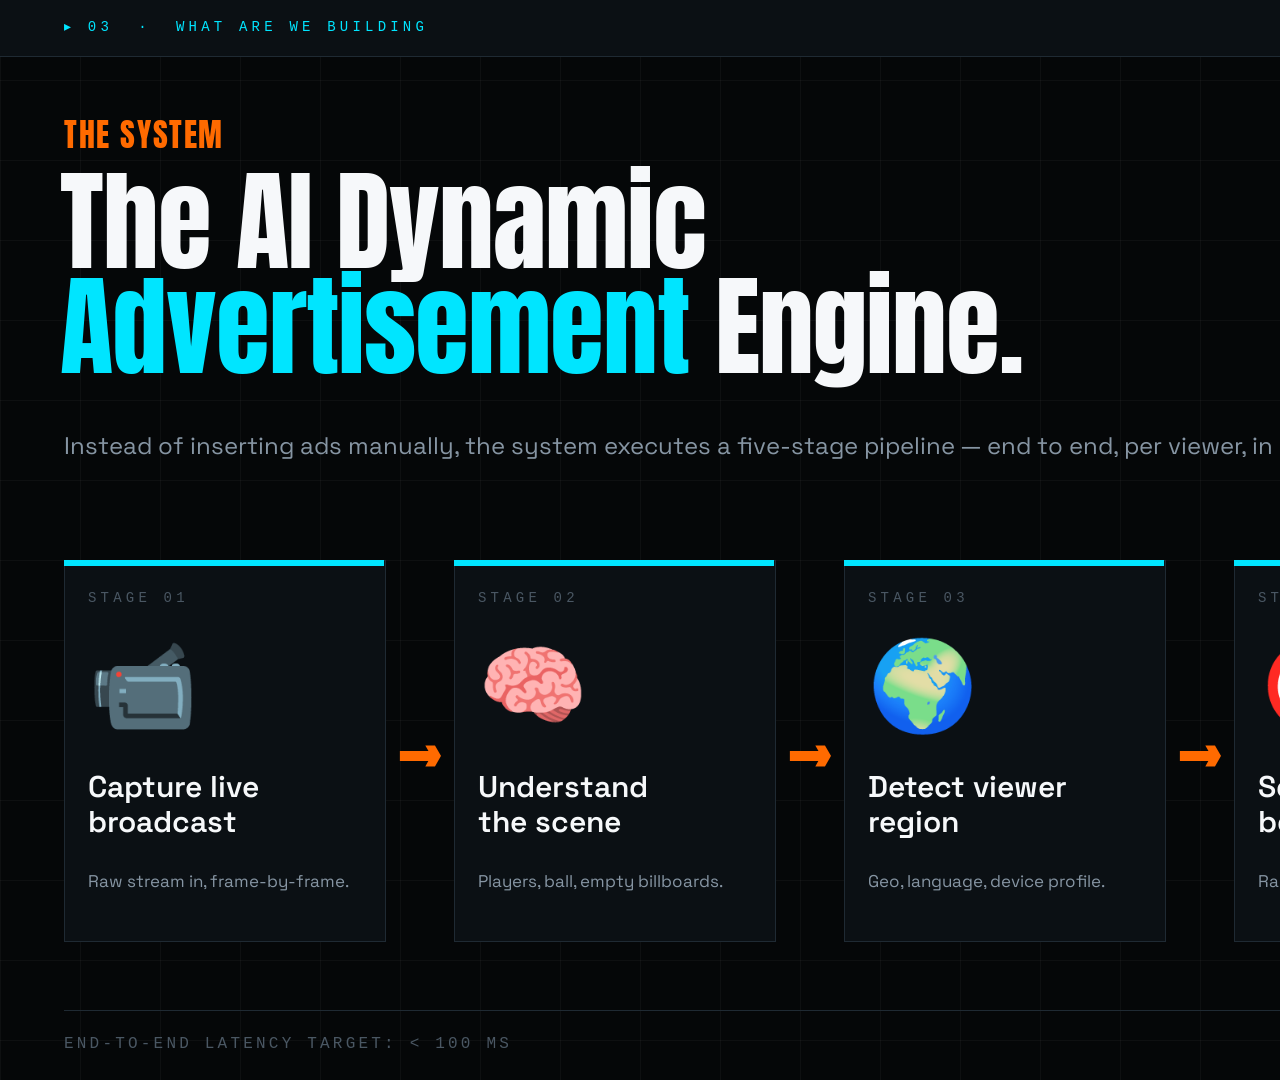
<file: presentation/engine.html>
<!doctype html>
<html>
<head>
<meta charset="utf-8">
<title>What Are We Building</title>
<link rel="stylesheet" href="assets/chrome.css?a=a05f6b638231c8b4b59af165ac7f40bd56f88dac">
</head>
<body>
<div class="slide-container" data-screen-label="03 Engine" style="position:relative;width:1920px;height:1080px;overflow:hidden;background:#050708;">

  <!-- BG grid -->
  <div data-object="true" data-object-type="shape" style="position:absolute;left:0;top:0;width:1920px;height:1080px;z-index:1;background-image:linear-gradient(rgba(255,255,255,0.035) 1px,transparent 1px),linear-gradient(90deg,rgba(255,255,255,0.035) 1px,transparent 1px);background-size:80px 80px;"></div>

  <!-- Header -->
  <div data-object="true" data-object-type="shape" style="position:absolute;left:0;top:0;width:1920px;height:56px;z-index:2;background:#0b1014;border-bottom:1px solid #1f2a33;"></div>
  <div data-object="true" data-object-type="textbox" style="position:absolute;left:64px;top:18px;width:600px;z-index:10;color:#00e5ff;font-family:'JetBrains Mono',monospace;font-size:14px;letter-spacing:0.3em;font-weight:500;">
    ▸ 03 &nbsp;·&nbsp; WHAT ARE WE BUILDING
  </div>
  <div data-object="true" data-object-type="textbox" style="position:absolute;left:1360px;top:18px;width:496px;z-index:10;text-align:right;color:#4a5763;font-family:'JetBrains Mono',monospace;font-size:14px;letter-spacing:0.25em;">
    BEYOND THE BROADCAST
  </div>

  <!-- Kicker -->
  <div data-object="true" data-object-type="textbox" style="position:absolute;left:64px;top:110px;width:900px;z-index:10;color:#ff6a00;font-family:'Anton',sans-serif;font-size:32px;letter-spacing:0.05em;">
    THE SYSTEM
  </div>

  <!-- Title -->
  <div data-object="true" data-object-type="textbox" style="position:absolute;left:60px;top:170px;width:1400px;z-index:10;color:#f6f8fa;font-family:'Anton',sans-serif;font-size:110px;line-height:0.95;letter-spacing:-0.01em;">
    The AI Dynamic<br><span style="color:#00e5ff;">Advertisement</span> Engine.
  </div>

  <!-- Small line -->
  <div data-object="true" data-object-type="textbox" style="position:absolute;left:64px;top:430px;width:1400px;z-index:10;color:#8695a3;font-family:'Space Grotesk',sans-serif;font-size:24px;line-height:1.3;">
    Instead of inserting ads manually, the system executes a five-stage pipeline — end to end, per viewer, in real time.
  </div>

  <!-- Pipeline row: 5 stages -->
  <!-- Stage 1 -->
  <div data-object="true" data-object-type="shape" style="position:absolute;left:64px;top:560px;width:320px;height:380px;z-index:5;background:#0b1014;border:1px solid #1f2a33;"></div>
  <div data-object="true" data-object-type="shape" style="position:absolute;left:64px;top:560px;width:320px;height:6px;z-index:6;background:#00e5ff;"></div>
  <div data-object="true" data-object-type="textbox" style="position:absolute;left:88px;top:590px;width:280px;z-index:10;color:#4a5763;font-family:'JetBrains Mono',monospace;font-size:14px;letter-spacing:0.3em;font-weight:500;">STAGE 01</div>
  <div data-object="true" data-object-type="textbox" style="position:absolute;left:88px;top:635px;width:280px;z-index:10;color:#00e5ff;font-family:'Anton',sans-serif;font-size:88px;line-height:1;">📹</div>
  <div data-object="true" data-object-type="textbox" style="position:absolute;left:88px;top:770px;width:280px;z-index:10;color:#f6f8fa;font-family:'Space Grotesk',sans-serif;font-size:30px;font-weight:600;line-height:1.15;">Capture live<br>broadcast</div>
  <div data-object="true" data-object-type="textbox" style="position:absolute;left:88px;top:870px;width:280px;z-index:10;color:#8695a3;font-family:'Space Grotesk',sans-serif;font-size:17px;line-height:1.35;">Raw stream in, frame-by-frame.</div>

  <!-- Arrow 1 -->
  <div data-object="true" data-object-type="textbox" style="position:absolute;left:390px;top:720px;width:60px;z-index:10;text-align:center;color:#ff6a00;font-family:'Anton',sans-serif;font-size:64px;line-height:1;">→</div>

  <!-- Stage 2 -->
  <div data-object="true" data-object-type="shape" style="position:absolute;left:454px;top:560px;width:320px;height:380px;z-index:5;background:#0b1014;border:1px solid #1f2a33;"></div>
  <div data-object="true" data-object-type="shape" style="position:absolute;left:454px;top:560px;width:320px;height:6px;z-index:6;background:#00e5ff;"></div>
  <div data-object="true" data-object-type="textbox" style="position:absolute;left:478px;top:590px;width:280px;z-index:10;color:#4a5763;font-family:'JetBrains Mono',monospace;font-size:14px;letter-spacing:0.3em;font-weight:500;">STAGE 02</div>
  <div data-object="true" data-object-type="textbox" style="position:absolute;left:478px;top:635px;width:280px;z-index:10;color:#00e5ff;font-family:'Anton',sans-serif;font-size:88px;line-height:1;">🧠</div>
  <div data-object="true" data-object-type="textbox" style="position:absolute;left:478px;top:770px;width:280px;z-index:10;color:#f6f8fa;font-family:'Space Grotesk',sans-serif;font-size:30px;font-weight:600;line-height:1.15;">Understand<br>the scene</div>
  <div data-object="true" data-object-type="textbox" style="position:absolute;left:478px;top:870px;width:280px;z-index:10;color:#8695a3;font-family:'Space Grotesk',sans-serif;font-size:17px;line-height:1.35;">Players, ball, empty billboards.</div>

  <!-- Arrow 2 -->
  <div data-object="true" data-object-type="textbox" style="position:absolute;left:780px;top:720px;width:60px;z-index:10;text-align:center;color:#ff6a00;font-family:'Anton',sans-serif;font-size:64px;line-height:1;">→</div>

  <!-- Stage 3 -->
  <div data-object="true" data-object-type="shape" style="position:absolute;left:844px;top:560px;width:320px;height:380px;z-index:5;background:#0b1014;border:1px solid #1f2a33;"></div>
  <div data-object="true" data-object-type="shape" style="position:absolute;left:844px;top:560px;width:320px;height:6px;z-index:6;background:#00e5ff;"></div>
  <div data-object="true" data-object-type="textbox" style="position:absolute;left:868px;top:590px;width:280px;z-index:10;color:#4a5763;font-family:'JetBrains Mono',monospace;font-size:14px;letter-spacing:0.3em;font-weight:500;">STAGE 03</div>
  <div data-object="true" data-object-type="textbox" style="position:absolute;left:868px;top:635px;width:280px;z-index:10;color:#00e5ff;font-family:'Anton',sans-serif;font-size:88px;line-height:1;">🌍</div>
  <div data-object="true" data-object-type="textbox" style="position:absolute;left:868px;top:770px;width:280px;z-index:10;color:#f6f8fa;font-family:'Space Grotesk',sans-serif;font-size:30px;font-weight:600;line-height:1.15;">Detect viewer<br>region</div>
  <div data-object="true" data-object-type="textbox" style="position:absolute;left:868px;top:870px;width:280px;z-index:10;color:#8695a3;font-family:'Space Grotesk',sans-serif;font-size:17px;line-height:1.35;">Geo, language, device profile.</div>

  <!-- Arrow 3 -->
  <div data-object="true" data-object-type="textbox" style="position:absolute;left:1170px;top:720px;width:60px;z-index:10;text-align:center;color:#ff6a00;font-family:'Anton',sans-serif;font-size:64px;line-height:1;">→</div>

  <!-- Stage 4 -->
  <div data-object="true" data-object-type="shape" style="position:absolute;left:1234px;top:560px;width:320px;height:380px;z-index:5;background:#0b1014;border:1px solid #1f2a33;"></div>
  <div data-object="true" data-object-type="shape" style="position:absolute;left:1234px;top:560px;width:320px;height:6px;z-index:6;background:#00e5ff;"></div>
  <div data-object="true" data-object-type="textbox" style="position:absolute;left:1258px;top:590px;width:280px;z-index:10;color:#4a5763;font-family:'JetBrains Mono',monospace;font-size:14px;letter-spacing:0.3em;font-weight:500;">STAGE 04</div>
  <div data-object="true" data-object-type="textbox" style="position:absolute;left:1258px;top:635px;width:280px;z-index:10;color:#00e5ff;font-family:'Anton',sans-serif;font-size:88px;line-height:1;">🎯</div>
  <div data-object="true" data-object-type="textbox" style="position:absolute;left:1258px;top:770px;width:280px;z-index:10;color:#f6f8fa;font-family:'Space Grotesk',sans-serif;font-size:30px;font-weight:600;line-height:1.15;">Select the<br>best ad</div>
  <div data-object="true" data-object-type="textbox" style="position:absolute;left:1258px;top:870px;width:280px;z-index:10;color:#8695a3;font-family:'Space Grotesk',sans-serif;font-size:17px;line-height:1.35;">Ranked against viewer intent.</div>

  <!-- Arrow 4 -->
  <div data-object="true" data-object-type="textbox" style="position:absolute;left:1560px;top:720px;width:60px;z-index:10;text-align:center;color:#ff6a00;font-family:'Anton',sans-serif;font-size:64px;line-height:1;">→</div>

  <!-- Stage 5 -->
  <div data-object="true" data-object-type="shape" style="position:absolute;left:1624px;top:560px;width:232px;height:380px;z-index:5;background:#00e5ff;border:1px solid #00e5ff;"></div>
  <div data-object="true" data-object-type="textbox" style="position:absolute;left:1644px;top:590px;width:200px;z-index:10;color:#050708;font-family:'JetBrains Mono',monospace;font-size:14px;letter-spacing:0.3em;font-weight:700;">STAGE 05</div>
  <div data-object="true" data-object-type="textbox" style="position:absolute;left:1644px;top:635px;width:200px;z-index:10;color:#050708;font-family:'Anton',sans-serif;font-size:88px;line-height:1;">📺</div>
  <div data-object="true" data-object-type="textbox" style="position:absolute;left:1644px;top:770px;width:200px;z-index:10;color:#050708;font-family:'Space Grotesk',sans-serif;font-size:28px;font-weight:700;line-height:1.15;">Personalised<br>broadcast</div>
  <div data-object="true" data-object-type="textbox" style="position:absolute;left:1644px;top:880px;width:200px;z-index:10;color:#050708;font-family:'Space Grotesk',sans-serif;font-size:17px;line-height:1.35;font-weight:500;">Out to the viewer.</div>

  <!-- Footer -->
  <div data-object="true" data-object-type="shape" style="position:absolute;left:64px;top:1010px;width:1792px;height:1px;z-index:5;background:#1f2a33;"></div>
  <div data-object="true" data-object-type="textbox" style="position:absolute;left:64px;top:1035px;width:1000px;z-index:10;color:#4a5763;font-family:'JetBrains Mono',monospace;font-size:16px;letter-spacing:0.2em;">
    END-TO-END LATENCY TARGET: &lt; 100 MS
  </div>
  <div data-object="true" data-object-type="textbox" style="position:absolute;left:1780px;top:1035px;width:100px;z-index:10;text-align:right;color:#8695a3;font-family:'JetBrains Mono',monospace;font-size:16px;font-weight:700;">03/10</div>

</div>
</body>
</html>
</file>
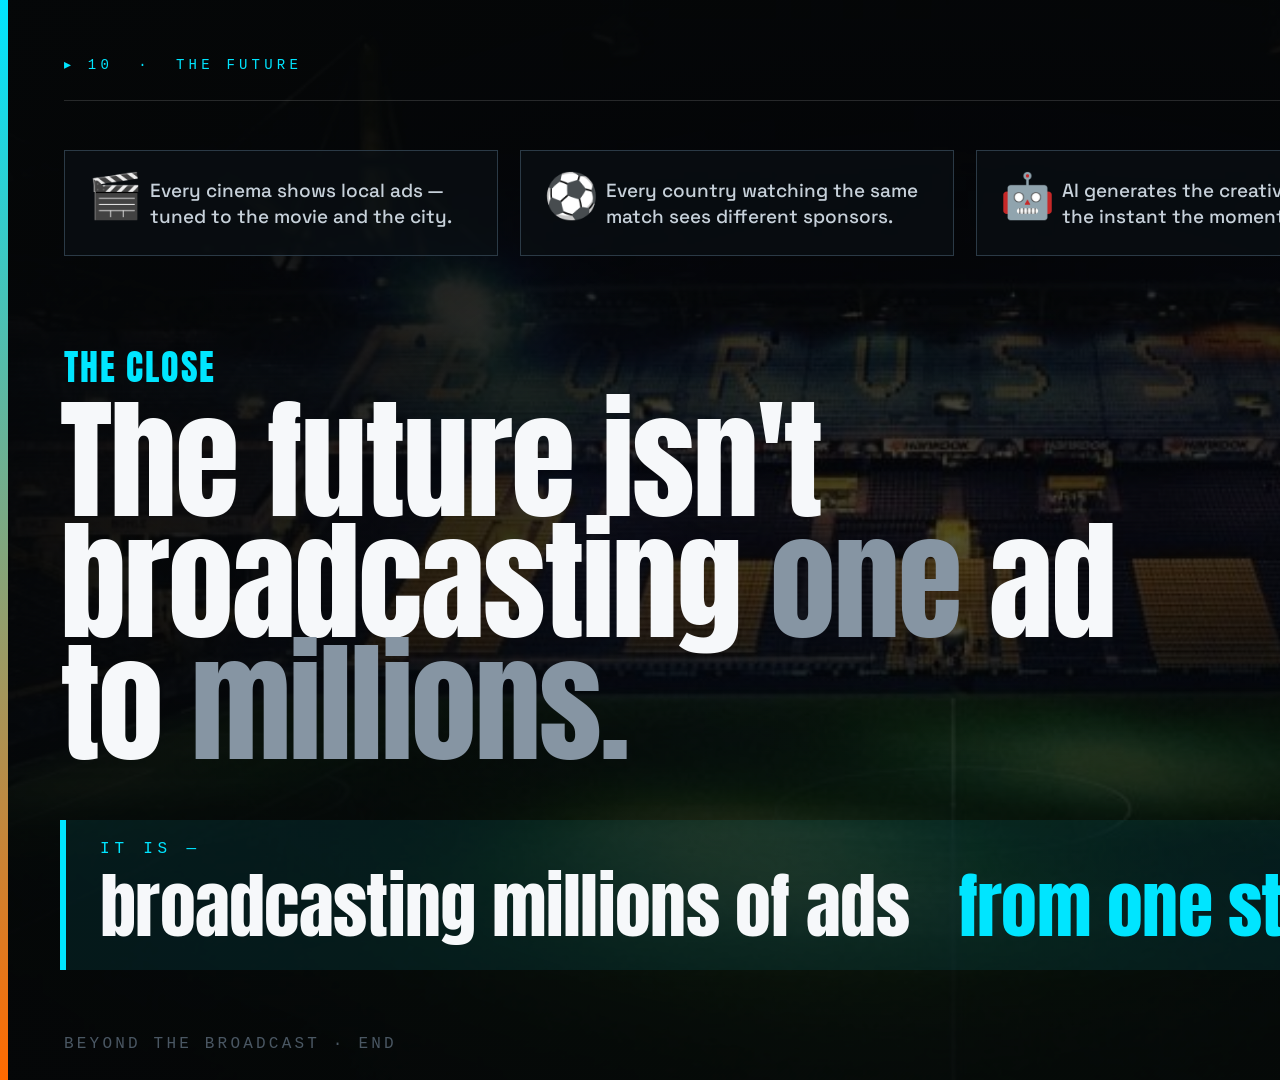
<file: presentation/future.html>
<!doctype html>
<html>
<head>
<meta charset="utf-8">
<title>Future of Broadcasting</title>
<link rel="stylesheet" href="assets/chrome.css?a=a05f6b638231c8b4b59af165ac7f40bd56f88dac">
</head>
<body>
<div class="slide-container" data-screen-label="10 Future" style="position:relative;width:1920px;height:1080px;overflow:hidden;background:#050708;">

  <!-- Full-bleed hero, tinted -->
  <div data-object="true" data-object-type="image" style="position:absolute;left:0;top:0;width:1920px;height:1080px;z-index:1;overflow:hidden;">
    <img src="assets/stadium-night.jpg?a=09952d2097f066e2e7e6d30286e76ec9f652c955" style="width:1920px;height:1080px;object-fit:cover;display:block;filter:brightness(0.45) saturate(1.1);">
  </div>
  <div data-object="true" data-object-type="shape" style="position:absolute;left:0;top:0;width:1920px;height:1080px;z-index:2;background:radial-gradient(ellipse at 50% 50%,rgba(5,7,8,0.3) 0%,rgba(5,7,8,0.85) 65%,rgba(5,7,8,0.98) 100%);"></div>

  <!-- Left rail -->
  <div data-object="true" data-object-type="shape" style="position:absolute;left:0;top:0;width:8px;height:1080px;z-index:7;background:linear-gradient(180deg,#00e5ff 0%,#ff6a00 100%);"></div>

  <!-- Header -->
  <div data-object="true" data-object-type="textbox" style="position:absolute;left:64px;top:56px;width:600px;z-index:10;color:#00e5ff;font-family:'JetBrains Mono',monospace;font-size:14px;letter-spacing:0.3em;font-weight:500;">
    ▸ 10 &nbsp;·&nbsp; THE FUTURE
  </div>
  <div data-object="true" data-object-type="textbox" style="position:absolute;left:1360px;top:56px;width:496px;z-index:10;text-align:right;color:#8695a3;font-family:'JetBrains Mono',monospace;font-size:14px;letter-spacing:0.25em;">
    THANK YOU · QUESTIONS?
  </div>
  <div data-object="true" data-object-type="shape" style="position:absolute;left:64px;top:100px;width:1792px;height:1px;z-index:3;background:rgba(255,255,255,0.14);"></div>

  <!-- 4 imagine chips (top row) -->
  <div data-object="true" data-object-type="shape" style="position:absolute;left:64px;top:150px;width:432px;height:104px;z-index:5;background:rgba(11,16,20,0.7);border:1px solid #2b3a46;backdrop-filter:blur(2px);"></div>
  <div data-object="true" data-object-type="textbox" style="position:absolute;left:88px;top:170px;width:60px;z-index:10;color:#00e5ff;font-family:'Anton',sans-serif;font-size:44px;line-height:1;">🎬</div>
  <div data-object="true" data-object-type="textbox" style="position:absolute;left:150px;top:178px;width:340px;z-index:10;color:#c7d1da;font-family:'Space Grotesk',sans-serif;font-size:19px;line-height:1.35;font-weight:500;">Every cinema shows local ads —<br>tuned to the movie and the city.</div>

  <div data-object="true" data-object-type="shape" style="position:absolute;left:520px;top:150px;width:432px;height:104px;z-index:5;background:rgba(11,16,20,0.7);border:1px solid #2b3a46;backdrop-filter:blur(2px);"></div>
  <div data-object="true" data-object-type="textbox" style="position:absolute;left:544px;top:170px;width:60px;z-index:10;color:#ff6a00;font-family:'Anton',sans-serif;font-size:44px;line-height:1;">⚽</div>
  <div data-object="true" data-object-type="textbox" style="position:absolute;left:606px;top:178px;width:340px;z-index:10;color:#c7d1da;font-family:'Space Grotesk',sans-serif;font-size:19px;line-height:1.35;font-weight:500;">Every country watching the same<br>match sees different sponsors.</div>

  <div data-object="true" data-object-type="shape" style="position:absolute;left:976px;top:150px;width:432px;height:104px;z-index:5;background:rgba(11,16,20,0.7);border:1px solid #2b3a46;backdrop-filter:blur(2px);"></div>
  <div data-object="true" data-object-type="textbox" style="position:absolute;left:1000px;top:170px;width:60px;z-index:10;color:#ffd400;font-family:'Anton',sans-serif;font-size:44px;line-height:1;">🤖</div>
  <div data-object="true" data-object-type="textbox" style="position:absolute;left:1062px;top:178px;width:340px;z-index:10;color:#c7d1da;font-family:'Space Grotesk',sans-serif;font-size:19px;line-height:1.35;font-weight:500;">AI generates the creative itself,<br>the instant the moment demands it.</div>

  <div data-object="true" data-object-type="shape" style="position:absolute;left:1432px;top:150px;width:424px;height:104px;z-index:5;background:rgba(11,16,20,0.7);border:1px solid #2b3a46;backdrop-filter:blur(2px);"></div>
  <div data-object="true" data-object-type="textbox" style="position:absolute;left:1456px;top:170px;width:60px;z-index:10;color:#ff2e5a;font-family:'Anton',sans-serif;font-size:44px;line-height:1;">🌍</div>
  <div data-object="true" data-object-type="textbox" style="position:absolute;left:1518px;top:178px;width:334px;z-index:10;color:#c7d1da;font-family:'Space Grotesk',sans-serif;font-size:19px;line-height:1.35;font-weight:500;">One global broadcast — feeding<br>infinite personalised experiences.</div>

  <!-- Big closing statement -->
  <div data-object="true" data-object-type="textbox" style="position:absolute;left:64px;top:340px;width:1400px;z-index:10;color:#00e5ff;font-family:'Anton',sans-serif;font-size:36px;letter-spacing:0.05em;">
    THE CLOSE
  </div>

  <div data-object="true" data-object-type="textbox" style="position:absolute;left:60px;top:400px;width:1820px;z-index:10;color:#f6f8fa;font-family:'Anton',sans-serif;font-size:132px;line-height:0.92;letter-spacing:-0.015em;">
    The future isn't<br>broadcasting <span style="color:#8695a3;">one</span> ad<br>to <span style="color:#8695a3;">millions.</span>
  </div>

  <!-- Highlight statement -->
  <div data-object="true" data-object-type="shape" style="position:absolute;left:60px;top:820px;width:1800px;height:150px;z-index:5;background:rgba(0,229,255,0.08);border-left:6px solid #00e5ff;"></div>
  <div data-object="true" data-object-type="textbox" style="position:absolute;left:100px;top:840px;width:1740px;z-index:10;color:#00e5ff;font-family:'JetBrains Mono',monospace;font-size:16px;letter-spacing:0.3em;font-weight:500;">
    IT IS —
  </div>
  <div data-object="true" data-object-type="textbox" style="position:absolute;left:100px;top:870px;width:1740px;z-index:10;color:#f6f8fa;font-family:'Anton',sans-serif;font-size:72px;line-height:1;letter-spacing:-0.01em;">
    broadcasting millions of ads &nbsp; <span style="color:#00e5ff;">from one stream.</span>
  </div>

  <!-- Footer -->
  <div data-object="true" data-object-type="textbox" style="position:absolute;left:64px;top:1035px;width:800px;z-index:10;color:#4a5763;font-family:'JetBrains Mono',monospace;font-size:16px;letter-spacing:0.2em;">
    BEYOND THE BROADCAST · END
  </div>
  <div data-object="true" data-object-type="textbox" style="position:absolute;left:1780px;top:1035px;width:100px;z-index:10;text-align:right;color:#ffd400;font-family:'JetBrains Mono',monospace;font-size:20px;font-weight:700;">10/10</div>

</div>
</body>
</html>
</file>
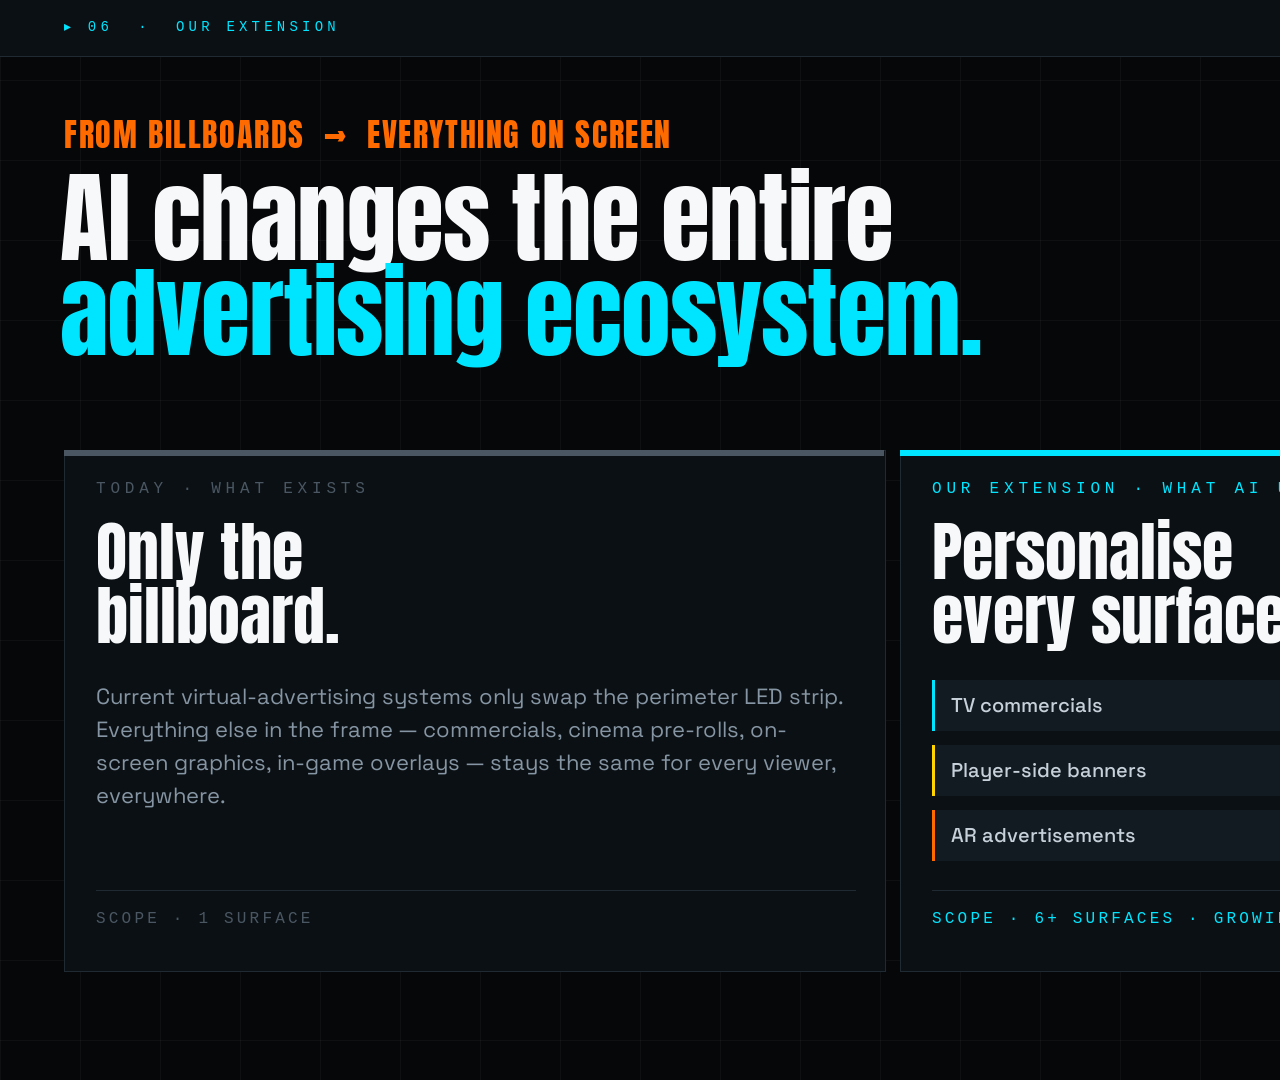
<file: presentation/how-we-extend.html>
<!doctype html>
<html>
<head>
<meta charset="utf-8">
<title>How We Extend It</title>
<link rel="stylesheet" href="assets/chrome.css?a=a05f6b638231c8b4b59af165ac7f40bd56f88dac">
</head>
<body>
<div class="slide-container" data-screen-label="06 How We Extend" style="position:relative;width:1920px;height:1080px;overflow:hidden;background:#050708;">

  <!-- BG grid -->
  <div data-object="true" data-object-type="shape" style="position:absolute;left:0;top:0;width:1920px;height:1080px;z-index:1;background-image:linear-gradient(rgba(255,255,255,0.035) 1px,transparent 1px),linear-gradient(90deg,rgba(255,255,255,0.035) 1px,transparent 1px);background-size:80px 80px;"></div>

  <!-- Header -->
  <div data-object="true" data-object-type="shape" style="position:absolute;left:0;top:0;width:1920px;height:56px;z-index:2;background:#0b1014;border-bottom:1px solid #1f2a33;"></div>
  <div data-object="true" data-object-type="textbox" style="position:absolute;left:64px;top:18px;width:600px;z-index:10;color:#00e5ff;font-family:'JetBrains Mono',monospace;font-size:14px;letter-spacing:0.3em;font-weight:500;">
    ▸ 06 &nbsp;·&nbsp; OUR EXTENSION
  </div>
  <div data-object="true" data-object-type="textbox" style="position:absolute;left:1360px;top:18px;width:496px;z-index:10;text-align:right;color:#4a5763;font-family:'JetBrains Mono',monospace;font-size:14px;letter-spacing:0.25em;">
    BEYOND THE BROADCAST
  </div>

  <!-- Kicker -->
  <div data-object="true" data-object-type="textbox" style="position:absolute;left:64px;top:110px;width:1200px;z-index:10;color:#ff6a00;font-family:'Anton',sans-serif;font-size:32px;letter-spacing:0.05em;">
    FROM BILLBOARDS &nbsp;→&nbsp; EVERYTHING ON SCREEN
  </div>

  <!-- Title -->
  <div data-object="true" data-object-type="textbox" style="position:absolute;left:60px;top:170px;width:1500px;z-index:10;color:#f6f8fa;font-family:'Anton',sans-serif;font-size:100px;line-height:0.95;letter-spacing:-0.01em;">
    AI changes the entire<br><span style="color:#00e5ff;">advertising ecosystem.</span>
  </div>

  <!-- Two columns -->
  <!-- LEFT — Today -->
  <div data-object="true" data-object-type="shape" style="position:absolute;left:64px;top:450px;width:820px;height:520px;z-index:5;background:#0b1014;border:1px solid #1f2a33;"></div>
  <div data-object="true" data-object-type="shape" style="position:absolute;left:64px;top:450px;width:820px;height:6px;z-index:6;background:#4a5763;"></div>
  <div data-object="true" data-object-type="textbox" style="position:absolute;left:96px;top:480px;width:600px;z-index:10;color:#4a5763;font-family:'JetBrains Mono',monospace;font-size:16px;letter-spacing:0.3em;font-weight:500;">
    TODAY · WHAT EXISTS
  </div>
  <div data-object="true" data-object-type="textbox" style="position:absolute;left:96px;top:520px;width:760px;z-index:10;color:#f6f8fa;font-family:'Anton',sans-serif;font-size:64px;line-height:1;">
    Only the<br>billboard.
  </div>
  <div data-object="true" data-object-type="textbox" style="position:absolute;left:96px;top:680px;width:760px;z-index:10;color:#8695a3;font-family:'Space Grotesk',sans-serif;font-size:22px;line-height:1.5;font-weight:400;">
    Current virtual-advertising systems only swap the perimeter LED strip. Everything else in the frame — commercials, cinema pre-rolls, on-screen graphics, in-game overlays — stays the same for every viewer, everywhere.
  </div>
  <div data-object="true" data-object-type="shape" style="position:absolute;left:96px;top:890px;width:760px;height:1px;z-index:6;background:#1f2a33;"></div>
  <div data-object="true" data-object-type="textbox" style="position:absolute;left:96px;top:910px;width:760px;z-index:10;color:#4a5763;font-family:'JetBrains Mono',monospace;font-size:16px;letter-spacing:0.2em;">
    SCOPE · 1 SURFACE
  </div>

  <!-- RIGHT — Our extension -->
  <div data-object="true" data-object-type="shape" style="position:absolute;left:900px;top:450px;width:956px;height:520px;z-index:5;background:#0b1014;border:1px solid #1f2a33;"></div>
  <div data-object="true" data-object-type="shape" style="position:absolute;left:900px;top:450px;width:956px;height:6px;z-index:6;background:#00e5ff;"></div>
  <div data-object="true" data-object-type="textbox" style="position:absolute;left:932px;top:480px;width:700px;z-index:10;color:#00e5ff;font-family:'JetBrains Mono',monospace;font-size:16px;letter-spacing:0.3em;font-weight:500;">
    OUR EXTENSION · WHAT AI UNLOCKS
  </div>
  <div data-object="true" data-object-type="textbox" style="position:absolute;left:932px;top:520px;width:900px;z-index:10;color:#f6f8fa;font-family:'Anton',sans-serif;font-size:64px;line-height:1;">
    Personalise<br>every surface.
  </div>

  <!-- Six chip grid -->
  <div data-object="true" data-object-type="textbox" style="position:absolute;left:932px;top:680px;width:892px;z-index:10;color:#c7d1da;font-family:'Space Grotesk',sans-serif;font-size:20px;line-height:1.15;font-weight:500;">
    <div style="display:grid;grid-template-columns:1fr 1fr;gap:14px;">
      <div style="border-left:3px solid #00e5ff;padding:14px 16px;background:#131b22;">TV commercials</div>
      <div style="border-left:3px solid #ff6a00;padding:14px 16px;background:#131b22;">Cinema advertisements</div>
      <div style="border-left:3px solid #ffd400;padding:14px 16px;background:#131b22;">Player-side banners</div>
      <div style="border-left:3px solid #00e5ff;padding:14px 16px;background:#131b22;">Digital scoreboards</div>
      <div style="border-left:3px solid #ff6a00;padding:14px 16px;background:#131b22;">AR advertisements</div>
      <div style="border-left:3px solid #ffd400;padding:14px 16px;background:#131b22;">Viewer-specific promotions</div>
    </div>
  </div>

  <div data-object="true" data-object-type="shape" style="position:absolute;left:932px;top:890px;width:892px;height:1px;z-index:6;background:#1f2a33;"></div>
  <div data-object="true" data-object-type="textbox" style="position:absolute;left:932px;top:910px;width:892px;z-index:10;color:#00e5ff;font-family:'JetBrains Mono',monospace;font-size:16px;letter-spacing:0.2em;font-weight:500;">
    SCOPE · 6+ SURFACES · GROWING
  </div>

  <!-- Footer -->
  <div data-object="true" data-object-type="textbox" style="position:absolute;left:1780px;top:1035px;width:100px;z-index:10;text-align:right;color:#8695a3;font-family:'JetBrains Mono',monospace;font-size:16px;font-weight:700;">06/10</div>

</div>
</body>
</html>
</file>
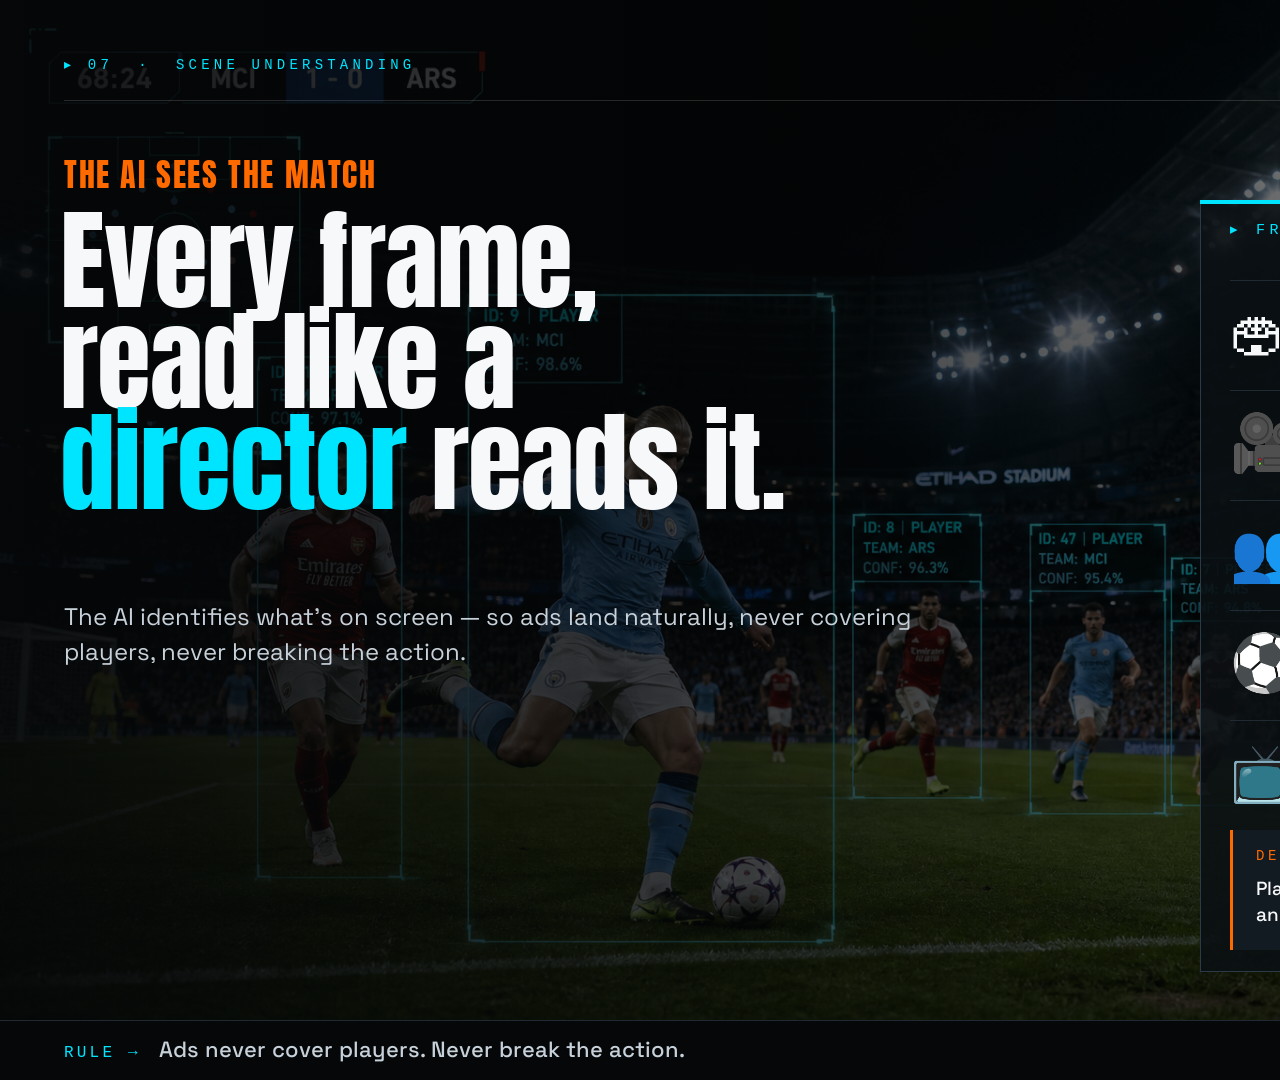
<file: presentation/scene-understanding.html>
<!doctype html>
<html>
<head>
<meta charset="utf-8">
<title>Scene Understanding</title>
<link rel="stylesheet" href="assets/chrome.css?a=a05f6b638231c8b4b59af165ac7f40bd56f88dac">
</head>
<body>
<div class="slide-container" data-screen-label="07 Scene Understanding" style="position:relative;width:1920px;height:1080px;overflow:hidden;background:#050708;">

  <!-- Full-bleed AI hero -->
  <div data-object="true" data-object-type="image" style="position:absolute;left:0;top:0;width:1920px;height:1080px;z-index:1;overflow:hidden;">
    <img src="assets/hero-ai-vision.jpg?a=77a6c4192f7b080f6ab99473f5125c0684f7f209" style="width:1920px;height:1080px;object-fit:cover;display:block;filter:brightness(0.7);">
  </div>
  <div data-object="true" data-object-type="shape" style="position:absolute;left:0;top:0;width:1920px;height:1080px;z-index:2;background:linear-gradient(90deg,rgba(5,7,8,0.92) 0%,rgba(5,7,8,0.55) 50%,rgba(5,7,8,0.1) 100%);"></div>

  <!-- Header -->
  <div data-object="true" data-object-type="textbox" style="position:absolute;left:64px;top:56px;width:600px;z-index:10;color:#00e5ff;font-family:'JetBrains Mono',monospace;font-size:14px;letter-spacing:0.3em;font-weight:500;">
    ▸ 07 &nbsp;·&nbsp; SCENE UNDERSTANDING
  </div>
  <div data-object="true" data-object-type="textbox" style="position:absolute;left:1360px;top:56px;width:496px;z-index:10;text-align:right;color:#8695a3;font-family:'JetBrains Mono',monospace;font-size:14px;letter-spacing:0.25em;">
    AI · COMPUTER VISION
  </div>
  <div data-object="true" data-object-type="shape" style="position:absolute;left:64px;top:100px;width:1792px;height:1px;z-index:3;background:rgba(255,255,255,0.14);"></div>

  <!-- Kicker -->
  <div data-object="true" data-object-type="textbox" style="position:absolute;left:64px;top:150px;width:900px;z-index:10;color:#ff6a00;font-family:'Anton',sans-serif;font-size:32px;letter-spacing:0.05em;">
    THE AI SEES THE MATCH
  </div>

  <!-- Title -->
  <div data-object="true" data-object-type="textbox" style="position:absolute;left:60px;top:210px;width:1200px;z-index:10;color:#f6f8fa;font-family:'Anton',sans-serif;font-size:110px;line-height:0.92;letter-spacing:-0.01em;">
    Every frame,<br>read like a<br><span style="color:#00e5ff;">director</span> reads it.
  </div>

  <!-- Body -->
  <div data-object="true" data-object-type="textbox" style="position:absolute;left:64px;top:600px;width:900px;z-index:10;color:#c7d1da;font-family:'Space Grotesk',sans-serif;font-size:24px;line-height:1.45;">
    The AI identifies what's on screen — so ads land naturally, never covering players, never breaking the action.
  </div>

  <!-- Right side: detection HUD panel -->
  <div data-object="true" data-object-type="shape" style="position:absolute;left:1200px;top:200px;width:656px;height:770px;z-index:5;background:rgba(11,16,20,0.88);border:1px solid #2b3a46;"></div>
  <div data-object="true" data-object-type="shape" style="position:absolute;left:1200px;top:200px;width:656px;height:4px;z-index:6;background:#00e5ff;"></div>
  <div data-object="true" data-object-type="textbox" style="position:absolute;left:1230px;top:220px;width:596px;z-index:10;color:#00e5ff;font-family:'JetBrains Mono',monospace;font-size:15px;letter-spacing:0.3em;font-weight:500;">
    ▸ FRAME ANALYSIS · LIVE
  </div>

  <!-- Detection rows -->
  <!-- Row 1 -->
  <div data-object="true" data-object-type="shape" style="position:absolute;left:1230px;top:280px;width:596px;height:1px;z-index:6;background:#1f2a33;"></div>
  <div data-object="true" data-object-type="textbox" style="position:absolute;left:1230px;top:300px;width:80px;z-index:10;color:#f6f8fa;font-family:'Anton',sans-serif;font-size:56px;line-height:1;">🏟</div>
  <div data-object="true" data-object-type="textbox" style="position:absolute;left:1330px;top:305px;width:400px;z-index:10;color:#f6f8fa;font-family:'Space Grotesk',sans-serif;font-size:28px;font-weight:600;">Stadium</div>
  <div data-object="true" data-object-type="textbox" style="position:absolute;left:1330px;top:340px;width:400px;z-index:10;color:#8695a3;font-family:'Space Grotesk',sans-serif;font-size:16px;">Venue detection + geometry</div>
  <div data-object="true" data-object-type="textbox" style="position:absolute;left:1720px;top:310px;width:120px;z-index:10;text-align:right;color:#00e5ff;font-family:'JetBrains Mono',monospace;font-size:14px;letter-spacing:0.15em;">✓ LOCKED</div>

  <!-- Row 2 -->
  <div data-object="true" data-object-type="shape" style="position:absolute;left:1230px;top:390px;width:596px;height:1px;z-index:6;background:#1f2a33;"></div>
  <div data-object="true" data-object-type="textbox" style="position:absolute;left:1230px;top:410px;width:80px;z-index:10;color:#f6f8fa;font-family:'Anton',sans-serif;font-size:56px;line-height:1;">🎥</div>
  <div data-object="true" data-object-type="textbox" style="position:absolute;left:1330px;top:415px;width:400px;z-index:10;color:#f6f8fa;font-family:'Space Grotesk',sans-serif;font-size:28px;font-weight:600;">Camera angle</div>
  <div data-object="true" data-object-type="textbox" style="position:absolute;left:1330px;top:450px;width:400px;z-index:10;color:#8695a3;font-family:'Space Grotesk',sans-serif;font-size:16px;">Wide · tele · goal · reverse</div>
  <div data-object="true" data-object-type="textbox" style="position:absolute;left:1720px;top:420px;width:120px;z-index:10;text-align:right;color:#00e5ff;font-family:'JetBrains Mono',monospace;font-size:14px;letter-spacing:0.15em;">✓ LOCKED</div>

  <!-- Row 3 -->
  <div data-object="true" data-object-type="shape" style="position:absolute;left:1230px;top:500px;width:596px;height:1px;z-index:6;background:#1f2a33;"></div>
  <div data-object="true" data-object-type="textbox" style="position:absolute;left:1230px;top:520px;width:80px;z-index:10;color:#f6f8fa;font-family:'Anton',sans-serif;font-size:56px;line-height:1;">👥</div>
  <div data-object="true" data-object-type="textbox" style="position:absolute;left:1330px;top:525px;width:400px;z-index:10;color:#f6f8fa;font-family:'Space Grotesk',sans-serif;font-size:28px;font-weight:600;">Crowd visibility</div>
  <div data-object="true" data-object-type="textbox" style="position:absolute;left:1330px;top:560px;width:400px;z-index:10;color:#8695a3;font-family:'Space Grotesk',sans-serif;font-size:16px;">Density &amp; occlusion map</div>
  <div data-object="true" data-object-type="textbox" style="position:absolute;left:1720px;top:530px;width:120px;z-index:10;text-align:right;color:#00e5ff;font-family:'JetBrains Mono',monospace;font-size:14px;letter-spacing:0.15em;">87%</div>

  <!-- Row 4 -->
  <div data-object="true" data-object-type="shape" style="position:absolute;left:1230px;top:610px;width:596px;height:1px;z-index:6;background:#1f2a33;"></div>
  <div data-object="true" data-object-type="textbox" style="position:absolute;left:1230px;top:630px;width:80px;z-index:10;color:#f6f8fa;font-family:'Anton',sans-serif;font-size:56px;line-height:1;">⚽</div>
  <div data-object="true" data-object-type="textbox" style="position:absolute;left:1330px;top:635px;width:400px;z-index:10;color:#f6f8fa;font-family:'Space Grotesk',sans-serif;font-size:28px;font-weight:600;">Ball position</div>
  <div data-object="true" data-object-type="textbox" style="position:absolute;left:1330px;top:670px;width:400px;z-index:10;color:#8695a3;font-family:'Space Grotesk',sans-serif;font-size:16px;">Coords, velocity, region</div>
  <div data-object="true" data-object-type="textbox" style="position:absolute;left:1720px;top:640px;width:120px;z-index:10;text-align:right;color:#ffd400;font-family:'JetBrains Mono',monospace;font-size:14px;letter-spacing:0.15em;">TRACKING</div>

  <!-- Row 5 -->
  <div data-object="true" data-object-type="shape" style="position:absolute;left:1230px;top:720px;width:596px;height:1px;z-index:6;background:#1f2a33;"></div>
  <div data-object="true" data-object-type="textbox" style="position:absolute;left:1230px;top:740px;width:80px;z-index:10;color:#f6f8fa;font-family:'Anton',sans-serif;font-size:56px;line-height:1;">📺</div>
  <div data-object="true" data-object-type="textbox" style="position:absolute;left:1330px;top:745px;width:400px;z-index:10;color:#f6f8fa;font-family:'Space Grotesk',sans-serif;font-size:28px;font-weight:600;">Empty billboard space</div>
  <div data-object="true" data-object-type="textbox" style="position:absolute;left:1330px;top:780px;width:400px;z-index:10;color:#8695a3;font-family:'Space Grotesk',sans-serif;font-size:16px;">Surface, safe-area, perspective</div>
  <div data-object="true" data-object-type="textbox" style="position:absolute;left:1720px;top:750px;width:120px;z-index:10;text-align:right;color:#ff6a00;font-family:'JetBrains Mono',monospace;font-size:14px;letter-spacing:0.15em;font-weight:700;">READY</div>

  <!-- Callout box at bottom of panel -->
  <div data-object="true" data-object-type="shape" style="position:absolute;left:1230px;top:830px;width:596px;height:120px;z-index:6;background:#131b22;border-left:3px solid #ff6a00;"></div>
  <div data-object="true" data-object-type="textbox" style="position:absolute;left:1256px;top:848px;width:544px;z-index:10;color:#ff6a00;font-family:'JetBrains Mono',monospace;font-size:14px;letter-spacing:0.25em;font-weight:500;">DECISION</div>
  <div data-object="true" data-object-type="textbox" style="position:absolute;left:1256px;top:876px;width:544px;z-index:10;color:#f6f8fa;font-family:'Space Grotesk',sans-serif;font-size:19px;font-weight:500;line-height:1.35;">Place ad on the perimeter LED — clear of players, ball path, and referee view.</div>

  <!-- Bottom bar -->
  <div data-object="true" data-object-type="shape" style="position:absolute;left:0;top:1020px;width:1920px;height:60px;z-index:5;background:#050708;border-top:1px solid #1f2a33;"></div>
  <div data-object="true" data-object-type="textbox" style="position:absolute;left:64px;top:1035px;width:1400px;z-index:10;color:#c7d1da;font-family:'Space Grotesk',sans-serif;font-size:22px;font-weight:500;">
    <span style="color:#00e5ff;font-family:'JetBrains Mono',monospace;font-size:16px;letter-spacing:0.2em;">RULE →</span> &nbsp; Ads never cover players. Never break the action.
  </div>
  <div data-object="true" data-object-type="textbox" style="position:absolute;left:1780px;top:1035px;width:100px;z-index:10;text-align:right;color:#8695a3;font-family:'JetBrains Mono',monospace;font-size:20px;font-weight:700;">07/10</div>

</div>
</body>
</html>
</file>
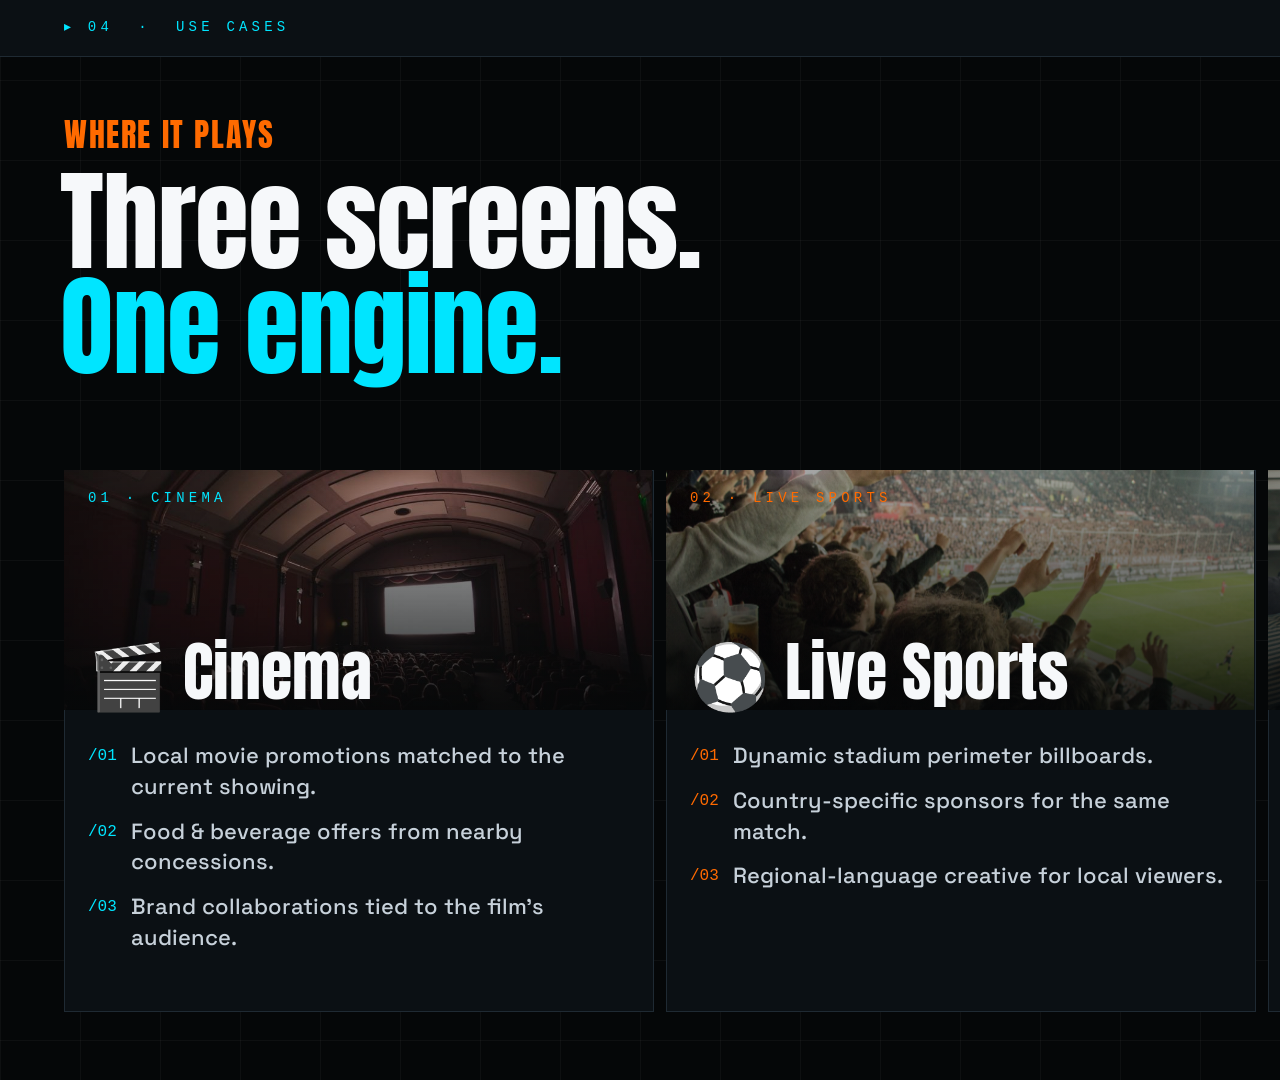
<file: presentation/use-cases.html>
<!doctype html>
<html>
<head>
<meta charset="utf-8">
<title>Use Cases</title>
<link rel="stylesheet" href="assets/chrome.css?a=a05f6b638231c8b4b59af165ac7f40bd56f88dac">
</head>
<body>
<div class="slide-container" data-screen-label="04 Use Cases" style="position:relative;width:1920px;height:1080px;overflow:hidden;background:#050708;">

  <!-- BG grid -->
  <div data-object="true" data-object-type="shape" style="position:absolute;left:0;top:0;width:1920px;height:1080px;z-index:1;background-image:linear-gradient(rgba(255,255,255,0.035) 1px,transparent 1px),linear-gradient(90deg,rgba(255,255,255,0.035) 1px,transparent 1px);background-size:80px 80px;"></div>

  <!-- Header -->
  <div data-object="true" data-object-type="shape" style="position:absolute;left:0;top:0;width:1920px;height:56px;z-index:2;background:#0b1014;border-bottom:1px solid #1f2a33;"></div>
  <div data-object="true" data-object-type="textbox" style="position:absolute;left:64px;top:18px;width:600px;z-index:10;color:#00e5ff;font-family:'JetBrains Mono',monospace;font-size:14px;letter-spacing:0.3em;font-weight:500;">
    ▸ 04 &nbsp;·&nbsp; USE CASES
  </div>
  <div data-object="true" data-object-type="textbox" style="position:absolute;left:1360px;top:18px;width:496px;z-index:10;text-align:right;color:#4a5763;font-family:'JetBrains Mono',monospace;font-size:14px;letter-spacing:0.25em;">
    BEYOND THE BROADCAST
  </div>

  <!-- Kicker -->
  <div data-object="true" data-object-type="textbox" style="position:absolute;left:64px;top:110px;width:900px;z-index:10;color:#ff6a00;font-family:'Anton',sans-serif;font-size:32px;letter-spacing:0.05em;">
    WHERE IT PLAYS
  </div>

  <!-- Title -->
  <div data-object="true" data-object-type="textbox" style="position:absolute;left:60px;top:170px;width:1500px;z-index:10;color:#f6f8fa;font-family:'Anton',sans-serif;font-size:110px;line-height:0.95;letter-spacing:-0.01em;">
    Three screens.<br><span style="color:#00e5ff;">One engine.</span>
  </div>

  <!-- Card 1 CINEMA -->
  <div data-object="true" data-object-type="shape" style="position:absolute;left:64px;top:470px;width:588px;height:540px;z-index:5;background:#0b1014;border:1px solid #1f2a33;overflow:hidden;"></div>
  <div data-object="true" data-object-type="image" style="position:absolute;left:64px;top:470px;width:588px;height:240px;z-index:5;overflow:hidden;">
    <img src="assets/cinema.jpg?a=e9c8767be8ffb0b441830e8f3f2f348c472d7591" style="width:588px;height:240px;object-fit:cover;display:block;filter:brightness(0.85);">
  </div>
  <div data-object="true" data-object-type="shape" style="position:absolute;left:64px;top:470px;width:588px;height:240px;z-index:6;background:linear-gradient(180deg,rgba(5,7,8,0.1) 0%,rgba(5,7,8,0.85) 100%);"></div>
  <div data-object="true" data-object-type="textbox" style="position:absolute;left:88px;top:490px;width:540px;z-index:10;color:#00e5ff;font-family:'JetBrains Mono',monospace;font-size:14px;letter-spacing:0.3em;font-weight:500;">01 · CINEMA</div>
  <div data-object="true" data-object-type="textbox" style="position:absolute;left:88px;top:640px;width:540px;z-index:10;color:#f6f8fa;font-family:'Anton',sans-serif;font-size:64px;line-height:1;">🎬 Cinema</div>
  <div data-object="true" data-object-type="textbox" style="position:absolute;left:88px;top:740px;width:540px;z-index:10;color:#c7d1da;font-family:'Space Grotesk',sans-serif;font-size:22px;font-weight:500;line-height:1.4;">
    <div style="display:flex;align-items:flex-start;gap:14px;margin-bottom:14px;"><span style="color:#00e5ff;font-family:'JetBrains Mono',monospace;font-size:16px;padding-top:5px;">/01</span><span>Local movie promotions matched to the current showing.</span></div>
    <div style="display:flex;align-items:flex-start;gap:14px;margin-bottom:14px;"><span style="color:#00e5ff;font-family:'JetBrains Mono',monospace;font-size:16px;padding-top:5px;">/02</span><span>Food &amp; beverage offers from nearby concessions.</span></div>
    <div style="display:flex;align-items:flex-start;gap:14px;"><span style="color:#00e5ff;font-family:'JetBrains Mono',monospace;font-size:16px;padding-top:5px;">/03</span><span>Brand collaborations tied to the film's audience.</span></div>
  </div>

  <!-- Card 2 SPORTS -->
  <div data-object="true" data-object-type="shape" style="position:absolute;left:666px;top:470px;width:588px;height:540px;z-index:5;background:#0b1014;border:1px solid #1f2a33;overflow:hidden;"></div>
  <div data-object="true" data-object-type="image" style="position:absolute;left:666px;top:470px;width:588px;height:240px;z-index:5;overflow:hidden;">
    <img src="assets/stadium-crowd.jpg?a=a4746cb9375ae6bf6e108f35f8329c137931c353" style="width:588px;height:240px;object-fit:cover;display:block;filter:brightness(0.85);">
  </div>
  <div data-object="true" data-object-type="shape" style="position:absolute;left:666px;top:470px;width:588px;height:240px;z-index:6;background:linear-gradient(180deg,rgba(5,7,8,0.1) 0%,rgba(5,7,8,0.85) 100%);"></div>
  <div data-object="true" data-object-type="textbox" style="position:absolute;left:690px;top:490px;width:540px;z-index:10;color:#ff6a00;font-family:'JetBrains Mono',monospace;font-size:14px;letter-spacing:0.3em;font-weight:500;">02 · LIVE SPORTS</div>
  <div data-object="true" data-object-type="textbox" style="position:absolute;left:690px;top:640px;width:540px;z-index:10;color:#f6f8fa;font-family:'Anton',sans-serif;font-size:64px;line-height:1;">⚽ Live Sports</div>
  <div data-object="true" data-object-type="textbox" style="position:absolute;left:690px;top:740px;width:540px;z-index:10;color:#c7d1da;font-family:'Space Grotesk',sans-serif;font-size:22px;font-weight:500;line-height:1.4;">
    <div style="display:flex;align-items:flex-start;gap:14px;margin-bottom:14px;"><span style="color:#ff6a00;font-family:'JetBrains Mono',monospace;font-size:16px;padding-top:5px;">/01</span><span>Dynamic stadium perimeter billboards.</span></div>
    <div style="display:flex;align-items:flex-start;gap:14px;margin-bottom:14px;"><span style="color:#ff6a00;font-family:'JetBrains Mono',monospace;font-size:16px;padding-top:5px;">/02</span><span>Country-specific sponsors for the same match.</span></div>
    <div style="display:flex;align-items:flex-start;gap:14px;"><span style="color:#ff6a00;font-family:'JetBrains Mono',monospace;font-size:16px;padding-top:5px;">/03</span><span>Regional-language creative for local viewers.</span></div>
  </div>

  <!-- Card 3 OTT -->
  <div data-object="true" data-object-type="shape" style="position:absolute;left:1268px;top:470px;width:588px;height:540px;z-index:5;background:#0b1014;border:1px solid #1f2a33;overflow:hidden;"></div>
  <div data-object="true" data-object-type="image" style="position:absolute;left:1268px;top:470px;width:588px;height:240px;z-index:5;overflow:hidden;">
    <img src="assets/fans-tv.jpg?a=64da44a107cb311a527d8ebbb6f427bf1dc7630e" style="width:588px;height:240px;object-fit:cover;display:block;filter:brightness(0.85);">
  </div>
  <div data-object="true" data-object-type="shape" style="position:absolute;left:1268px;top:470px;width:588px;height:240px;z-index:6;background:linear-gradient(180deg,rgba(5,7,8,0.1) 0%,rgba(5,7,8,0.85) 100%);"></div>
  <div data-object="true" data-object-type="textbox" style="position:absolute;left:1292px;top:490px;width:540px;z-index:10;color:#ffd400;font-family:'JetBrains Mono',monospace;font-size:14px;letter-spacing:0.3em;font-weight:500;">03 · OTT PLATFORMS</div>
  <div data-object="true" data-object-type="textbox" style="position:absolute;left:1292px;top:640px;width:540px;z-index:10;color:#f6f8fa;font-family:'Anton',sans-serif;font-size:64px;line-height:1;">📱 OTT</div>
  <div data-object="true" data-object-type="textbox" style="position:absolute;left:1292px;top:740px;width:540px;z-index:10;color:#c7d1da;font-family:'Space Grotesk',sans-serif;font-size:22px;font-weight:500;line-height:1.4;">
    <div style="display:flex;align-items:flex-start;gap:14px;margin-bottom:14px;"><span style="color:#ffd400;font-family:'JetBrains Mono',monospace;font-size:16px;padding-top:5px;">/01</span><span>Personalised commercials mid-stream.</span></div>
    <div style="display:flex;align-items:flex-start;gap:14px;margin-bottom:14px;"><span style="color:#ffd400;font-family:'JetBrains Mono',monospace;font-size:16px;padding-top:5px;">/02</span><span>Viewer-based product recommendations.</span></div>
    <div style="display:flex;align-items:flex-start;gap:14px;"><span style="color:#ffd400;font-family:'JetBrains Mono',monospace;font-size:16px;padding-top:5px;">/03</span><span>Interest-tuned creative per household.</span></div>
  </div>

  <!-- Footer -->
  <div data-object="true" data-object-type="textbox" style="position:absolute;left:1780px;top:1035px;width:100px;z-index:10;text-align:right;color:#8695a3;font-family:'JetBrains Mono',monospace;font-size:16px;font-weight:700;">04/10</div>

</div>
</body>
</html>
</file>
<file: presentation/assets/chrome.css>
@import url('https://fonts.googleapis.com/css2?family=Anton:wght@400&display=swap');
@import url('https://fonts.googleapis.com/css2?family=Space+Grotesk:wght@400;500;600;700&display=swap');

html, body {
  margin: 0;
  padding: 0;
  background: #050708;
  font-family: 'Space Grotesk', sans-serif;
}

body {
  overflow: hidden;
}

.slide-container {
  margin: 0;
  display: block;
  background: #050708;
  width: 1920px;
  height: 1080px;
}

img {
  max-width: none;
  will-change: transform;
  contain: layout style paint;
}
</file>
